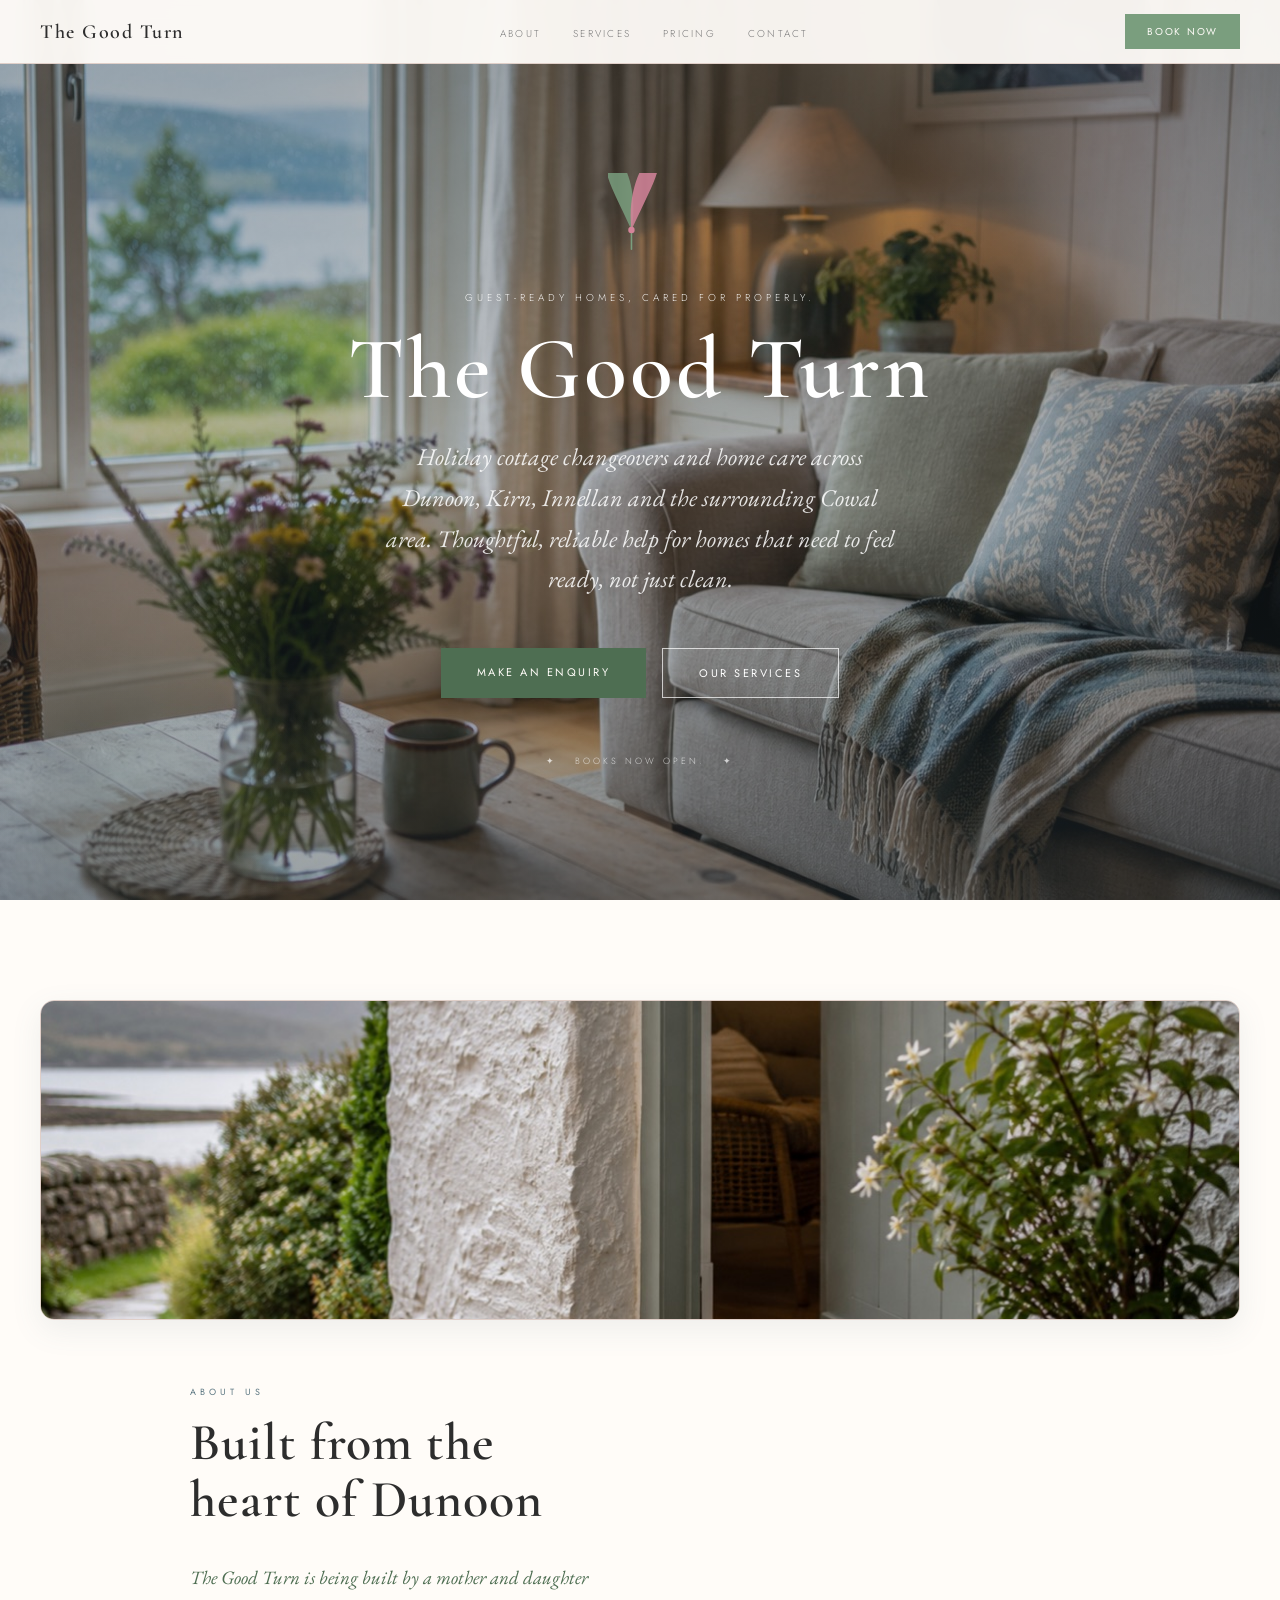
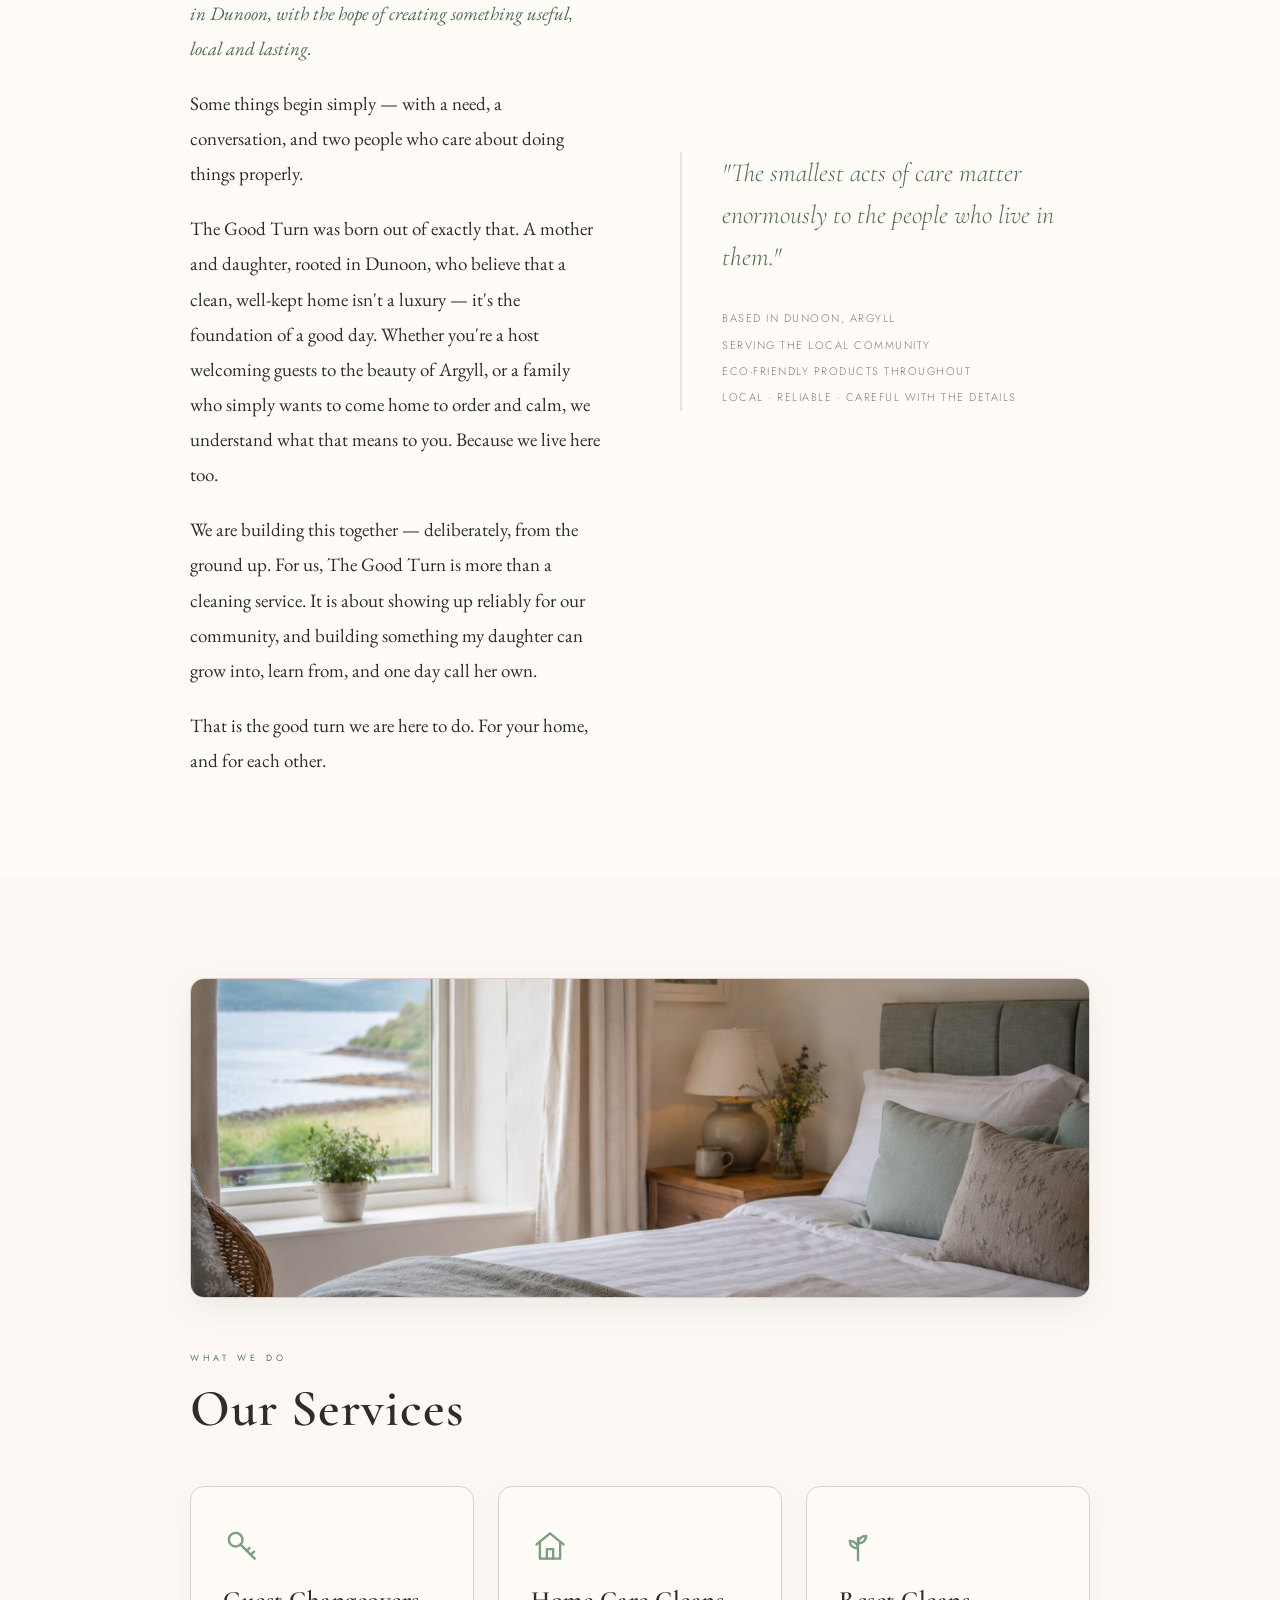
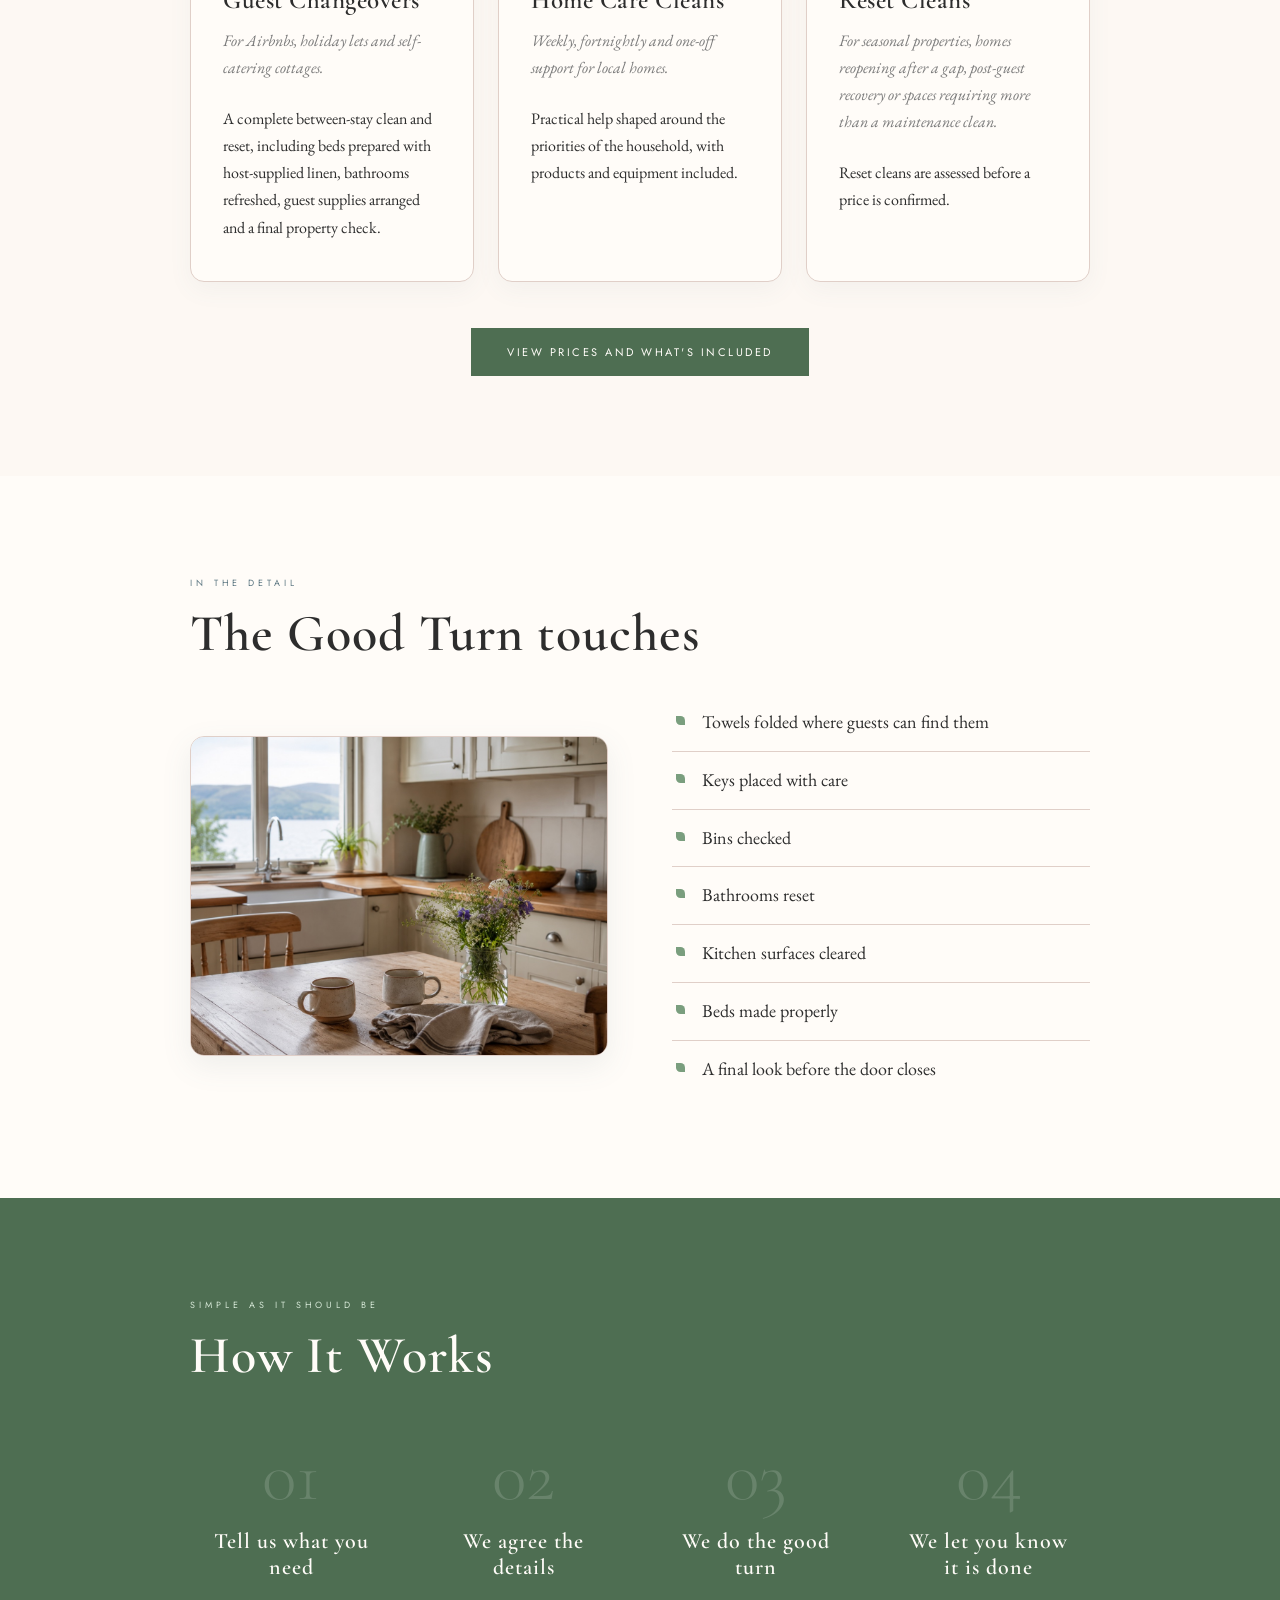
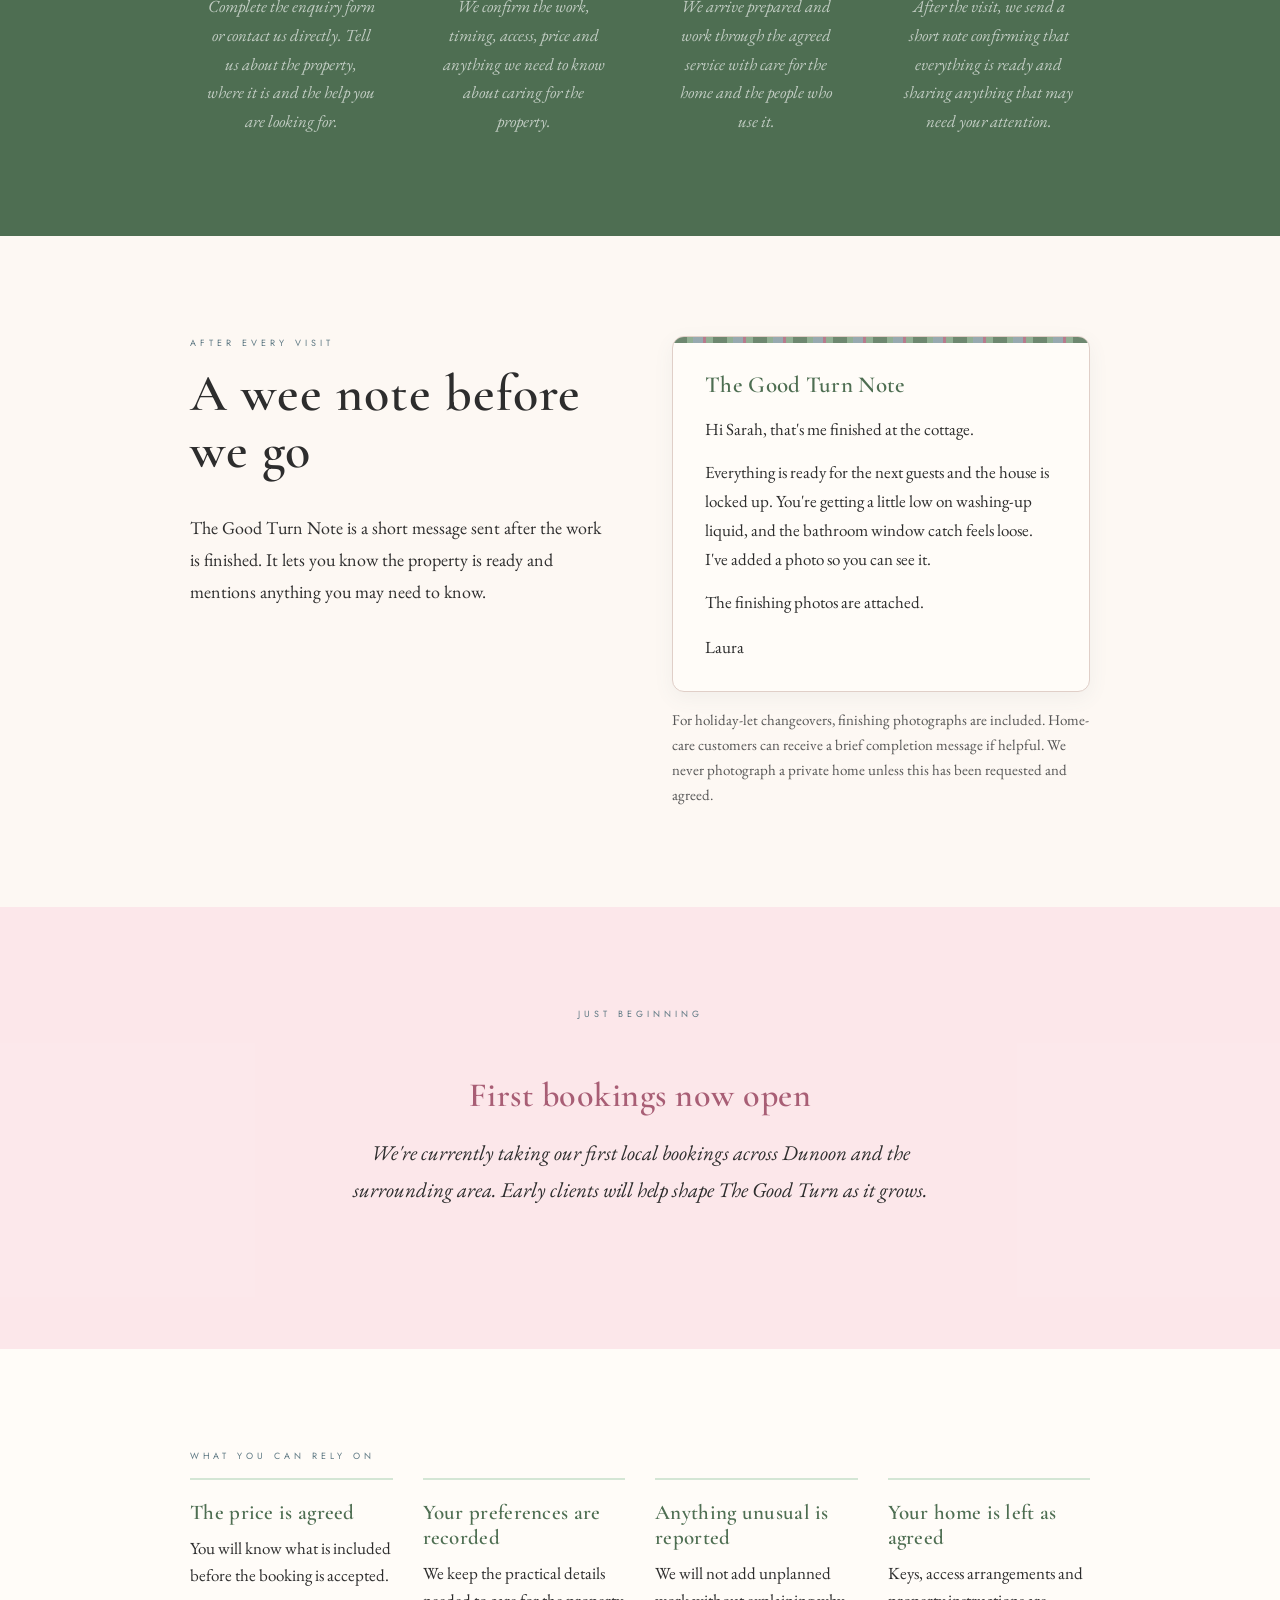
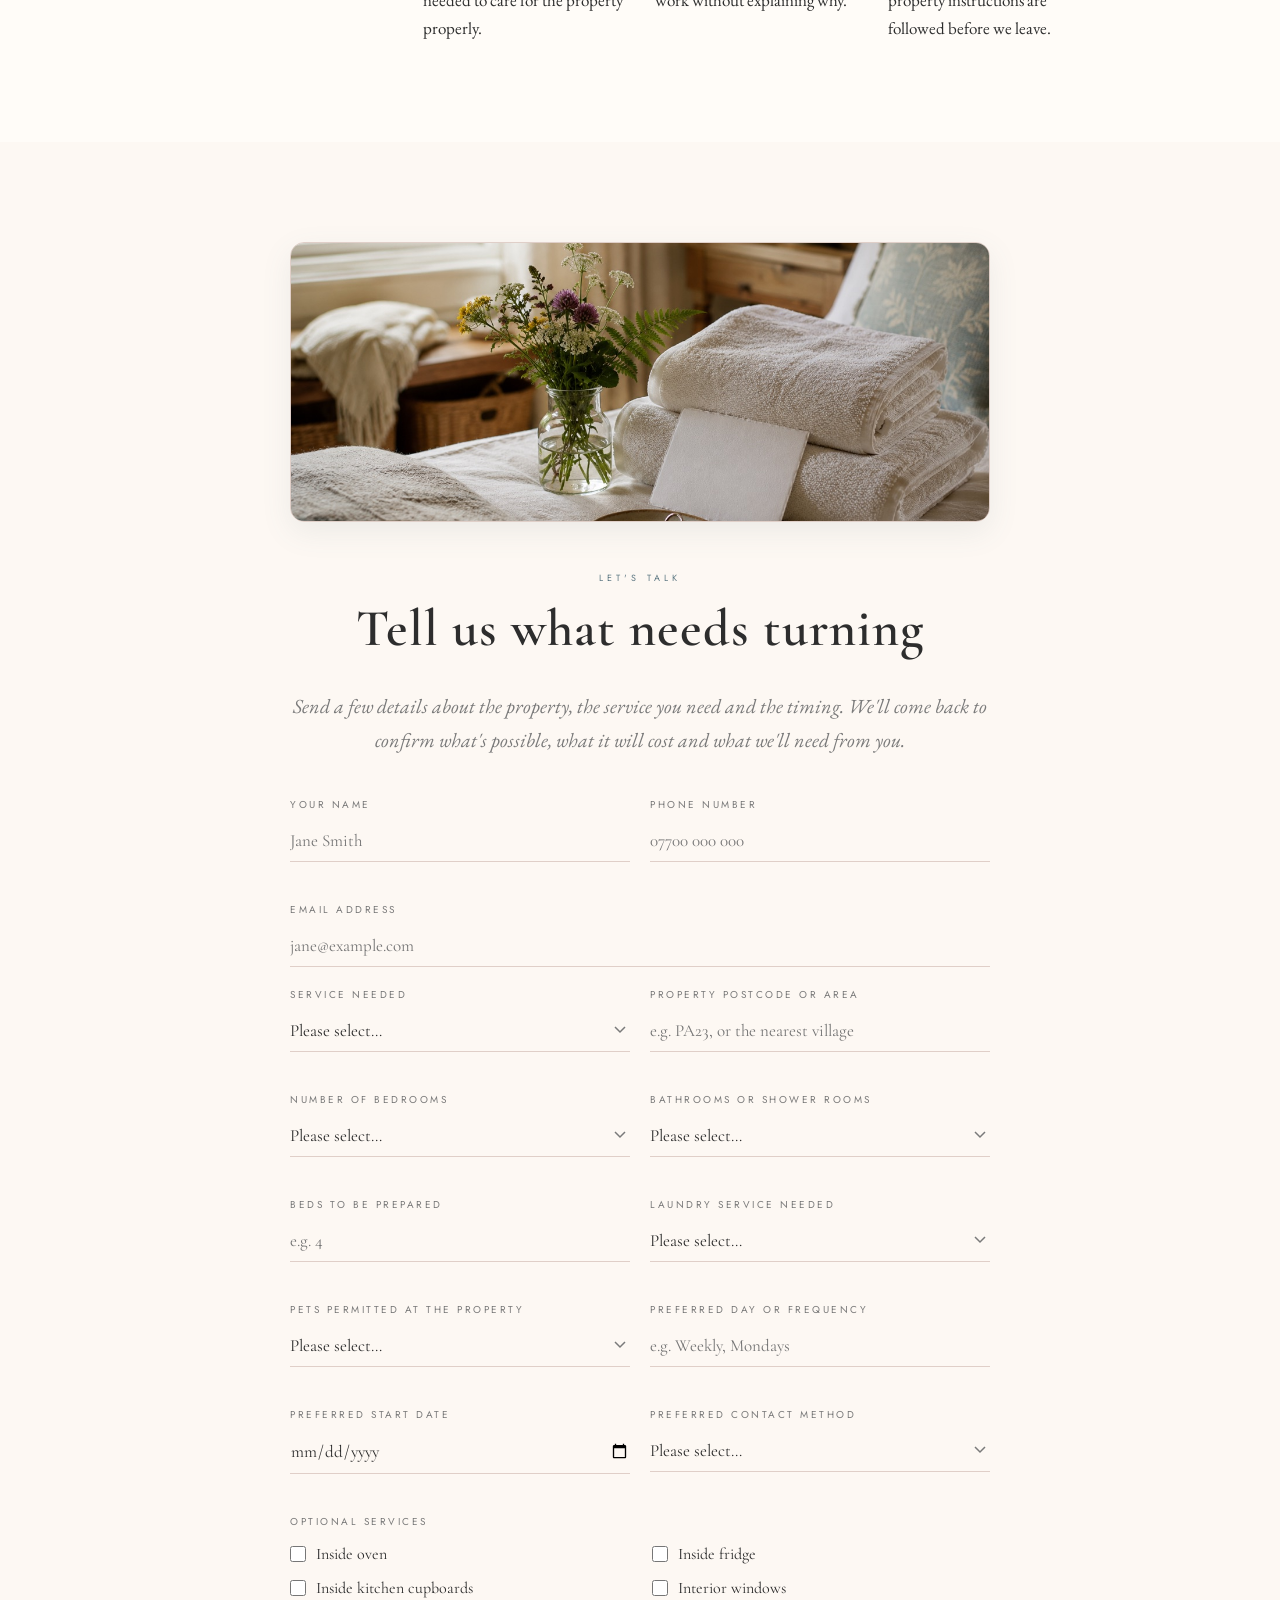
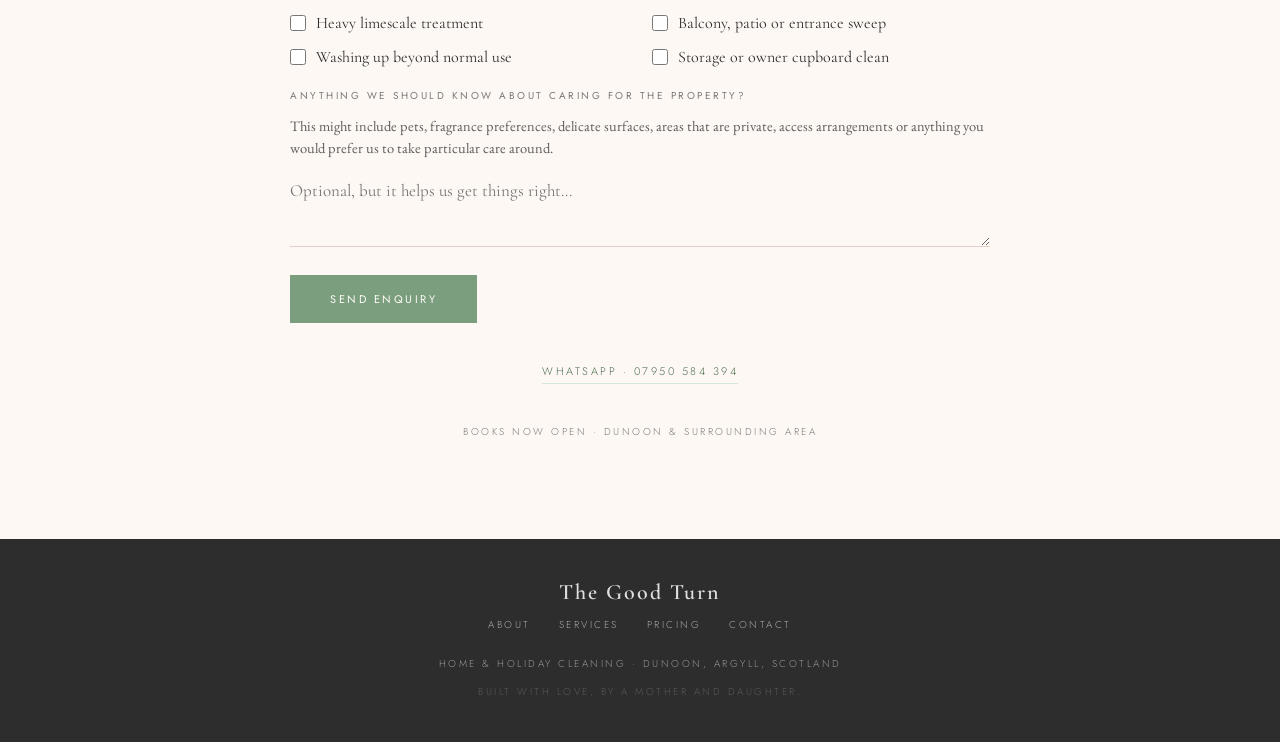
<file: index.html>
<!DOCTYPE html>
<html lang="en">
<head>
<meta charset="UTF-8">
<meta name="viewport" content="width=device-width, initial-scale=1.0">
<title>The Good Turn — Home & Holiday Cleaning, Dunoon</title>
<link href="https://fonts.googleapis.com/css2?family=Cormorant+Garamond:ital,wght@0,300;0,400;0,600;1,300;1,400;1,600&family=EB+Garamond:ital,wght@0,400;0,500;1,400&family=Jost:wght@200;300;400;500&display=swap" rel="stylesheet">
<link rel="stylesheet" href="styles.css">
</head>
<body>

<nav>
  <a href="#home" class="nav-brand">The Good Turn</a>
  <ul class="nav-links">
    <li><a href="#about">About</a></li>
    <li><a href="#services">Services</a></li>
    <li><a href="pricing.html">Pricing</a></li>
    <li><a href="#contact">Contact</a></li>
  </ul>
  <a href="#contact" class="nav-cta">Book Now</a>
</nav>

<!-- HERO -->
<section class="hero" id="home">
  <!-- Light, slate-tinted overlay keeps the white text legible without going moody. -->
  <div class="hero-overlay" style="position:absolute;inset:0;background:linear-gradient(to bottom, rgba(40,54,60,0.42) 0%, rgba(40,54,60,0.24) 55%, rgba(40,54,60,0.48) 100%);z-index:0;"></div>
  <div class="hero-leaf" style="position:relative;z-index:1;">
    <svg width="64" height="80" viewBox="0 0 60 72" xmlns="http://www.w3.org/2000/svg">
      <path d="M22,52 C2,8 -12,-12 8,-18 C18,-8 28,18 22,52 Z" fill="#7a9e7e" opacity="0.85"/>
      <path d="M22,52 C42,8 56,-12 40,-18 C30,-8 18,18 22,52 Z" fill="#d4849a" opacity="0.85"/>
      <line x1="22" y1="52" x2="22" y2="70" stroke="#7a9e7e" stroke-width="1.5" stroke-linecap="round"/>
      <circle cx="22" cy="52" r="3" fill="#d4849a"/>
    </svg>
  </div>
  <p class="hero-tagline" style="position:relative;z-index:1;">Guest-ready homes, cared for properly.</p>
  <h1 class="hero-title" style="position:relative;z-index:1;">The Good Turn</h1>
  <p class="hero-sub" style="position:relative;z-index:1;">Holiday cottage changeovers and home care across Dunoon, Kirn, Innellan and the surrounding Cowal area. Thoughtful, reliable help for homes that need to feel ready, not just clean.</p>
  <div class="hero-actions" style="position:relative;z-index:1;">
    <a href="#contact" class="btn-primary">Make an Enquiry</a>
    <a href="#services" class="btn-secondary">Our Services</a>
  </div>
  <p class="hero-location" style="position:relative;z-index:1;">✦ &nbsp; Books now open. &nbsp; ✦</p>
</section>

<!-- ABOUT -->
<section id="about">
  <img src="images/about-cottage-door.jpg" class="section-image" alt="Whitewashed cottage doorway with a sea view near Dunoon" />
  <div class="section-inner" style="padding-top:60px;">
    <div class="about-grid">
      <div class="about-text">
        <span class="section-label">About Us</span>
        <h2 class="section-title">Built from the heart of Dunoon</h2>
        <p class="about-lead">The Good Turn is being built by a mother and daughter in Dunoon, with the hope of creating something useful, local and lasting.</p>
        <p>Some things begin simply — with a need, a conversation, and two people who care about doing things properly.</p>
        <p>The Good Turn was born out of exactly that. A mother and daughter, rooted in Dunoon, who believe that a clean, well-kept home isn't a luxury — it's the foundation of a good day. Whether you're a host welcoming guests to the beauty of Argyll, or a family who simply wants to come home to order and calm, we understand what that means to you. Because we live here too.</p>
        <p>We are building this together — deliberately, from the ground up. For us, The Good Turn is more than a cleaning service. It is about showing up reliably for our community, and building something my daughter can grow into, learn from, and one day call her own.</p>
        <p>That is the good turn we are here to do. For your home, and for each other.</p>
      </div>
      <div class="about-aside">
        <blockquote>"The smallest acts of care matter enormously to the people who live in them."</blockquote>
        <p class="about-detail">
          Based in Dunoon, Argyll<br>
          Serving the local community<br>
          Eco-friendly products throughout<br>
          Local · Reliable · Careful with the details
        </p>
      </div>
    </div>
  </div>
</section>

<!-- SERVICES -->
<section id="services">
  <div class="section-inner">
    <img src="images/services-bedroom.jpg" class="section-image" alt="A made-up guest bedroom with folded towels and a sea view" />
    <span class="section-label">What We Do</span>
    <h2 class="section-title">Our Services</h2>
    <div class="services-grid">
      <div class="service-card">
        <svg class="service-card-icon" viewBox="0 0 24 24" fill="none" stroke="currentColor" stroke-width="1.5" stroke-linecap="round" stroke-linejoin="round" xmlns="http://www.w3.org/2000/svg" aria-hidden="true">
          <circle cx="8" cy="8" r="4.3"/>
          <line x1="11" y1="11" x2="20" y2="20"/>
          <line x1="17.6" y1="17.6" x2="19.6" y2="15.6"/>
          <line x1="15" y1="15" x2="16.7" y2="13.3"/>
        </svg>
        <h3>Guest Changeovers</h3>
        <p>For Airbnbs, holiday lets and self-catering cottages.</p>
        <p class="service-card-desc">A complete between-stay clean and reset, including beds prepared with host-supplied linen, bathrooms refreshed, guest supplies arranged and a final property check.</p>
      </div>
      <div class="service-card">
        <svg class="service-card-icon" viewBox="0 0 24 24" fill="none" stroke="currentColor" stroke-width="1.5" stroke-linecap="round" stroke-linejoin="round" xmlns="http://www.w3.org/2000/svg" aria-hidden="true">
          <path d="M3.5 11 L12 4 L20.5 11"/>
          <path d="M5.6 9.4 V20 H18.4 V9.4"/>
          <path d="M10 20 V14 H14 V20"/>
        </svg>
        <h3>Home Care Cleans</h3>
        <p>Weekly, fortnightly and one-off support for local homes.</p>
        <p class="service-card-desc">Practical help shaped around the priorities of the household, with products and equipment included.</p>
      </div>
      <div class="service-card">
        <svg class="service-card-icon" viewBox="0 0 24 24" fill="none" stroke="currentColor" stroke-width="1.5" stroke-linecap="round" stroke-linejoin="round" xmlns="http://www.w3.org/2000/svg" aria-hidden="true">
          <path d="M12 21 V7"/>
          <path d="M12 13.6 C9 13.6 6.8 11.6 6.8 8.8 C9.8 8.8 12 10.8 12 13.6 Z"/>
          <path d="M12 10.4 C15 10.4 17.2 8.4 17.2 5.6 C14.2 5.6 12 7.6 12 10.4 Z"/>
        </svg>
        <h3>Reset Cleans</h3>
        <p>For seasonal properties, homes reopening after a gap, post-guest recovery or spaces requiring more than a maintenance clean.</p>
        <p class="service-card-desc">Reset cleans are assessed before a price is confirmed.</p>
      </div>
    </div>
    <div class="services-cta">
      <a href="pricing.html" class="btn-primary">View prices and what's included</a>
    </div>
  </div>
</section>

<!-- THE GOOD TURN TOUCHES -->
<section id="touches">
  <div class="section-inner">
    <span class="section-label">In the detail</span>
    <h2 class="section-title">The Good Turn touches</h2>
    <div class="touches-grid">
      <img src="images/touches-kitchen.jpg" class="section-image" alt="A cottage kitchen with two mugs, wildflowers and a sea view" />
      <ul class="touches-list">
        <li>Towels folded where guests can find them</li>
        <li>Keys placed with care</li>
        <li>Bins checked</li>
        <li>Bathrooms reset</li>
        <li>Kitchen surfaces cleared</li>
        <li>Beds made properly</li>
        <li>A final look before the door closes</li>
      </ul>
    </div>
  </div>
</section>

<!-- HOW IT WORKS -->
<section id="how">
  <div class="section-inner">
    <span class="section-label">Simple as it should be</span>
    <h2 class="section-title">How It Works</h2>
    <div class="steps">
      <div class="step">
        <span class="step-number">01</span>
        <h3>Tell us what you need</h3>
        <p>Complete the enquiry form or contact us directly. Tell us about the property, where it is and the help you are looking for.</p>
      </div>
      <div class="step">
        <span class="step-number">02</span>
        <h3>We agree the details</h3>
        <p>We confirm the work, timing, access, price and anything we need to know about caring for the property.</p>
      </div>
      <div class="step">
        <span class="step-number">03</span>
        <h3>We do the good turn</h3>
        <p>We arrive prepared and work through the agreed service with care for the home and the people who use it.</p>
      </div>
      <div class="step">
        <span class="step-number">04</span>
        <h3>We let you know it is done</h3>
        <p>After the visit, we send a short note confirming that everything is ready and sharing anything that may need your attention.</p>
      </div>
    </div>
  </div>
</section>

<!-- THE GOOD TURN NOTE -->
<section id="good-turn-note">
  <div class="section-inner">
    <div class="two-col note-feature">
      <div>
        <span class="section-label">After every visit</span>
        <h2 class="section-title">A wee note before we go</h2>
        <div class="prose">
          <p>The Good Turn Note is a short message sent after the work is finished. It lets you know the property is ready and mentions anything you may need to know.</p>
        </div>
      </div>
      <div>
        <div class="paper-note">
          <div class="paper-note-ribbon"></div>
          <div class="paper-note-body">
            <h3>The Good Turn Note</h3>
            <p>Hi Sarah, that's me finished at the cottage.</p>
            <p>Everything is ready for the next guests and the house is locked up. You're getting a little low on washing-up liquid, and the bathroom window catch feels loose. I've added a photo so you can see it.</p>
            <p>The finishing photos are attached.</p>
            <p class="sign">Laura</p>
          </div>
        </div>
        <p class="fine-print">For holiday-let changeovers, finishing photographs are included. Home-care customers can receive a brief completion message if helpful. We never photograph a private home unless this has been requested and agreed.</p>
      </div>
    </div>
  </div>
</section>


<!-- TESTIMONIALS -->
<section id="testimonials">
  <div class="section-inner">
    <span class="section-label">Just Beginning</span>
    <div class="testimonial-placeholder">
      <h2 class="testimonial-heading">First bookings now open</h2>
      <p class="testimonial-body">We're currently taking our first local bookings across Dunoon and the surrounding area. Early clients will help shape The Good Turn as it grows.</p>
    </div>
  </div>
</section>

<!-- TRUST STRIP -->
<section id="trust">
  <div class="section-inner">
    <span class="section-label">What you can rely on</span>
    <div class="trust-strip">
      <div class="trust-item">
        <h3>The price is agreed</h3>
        <p>You will know what is included before the booking is accepted.</p>
      </div>
      <div class="trust-item">
        <h3>Your preferences are recorded</h3>
        <p>We keep the practical details needed to care for the property properly.</p>
      </div>
      <div class="trust-item">
        <h3>Anything unusual is reported</h3>
        <p>We will not add unplanned work without explaining why.</p>
      </div>
      <div class="trust-item">
        <h3>Your home is left as agreed</h3>
        <p>Keys, access arrangements and property instructions are followed before we leave.</p>
      </div>
    </div>
  </div>
</section>

<!-- CONTACT -->
<section id="contact">
  <div class="section-inner">
    <img src="images/contact-towels-keys.jpg" class="section-image" alt="Folded fresh towels, keys and wildflowers laid out on a bed" />
    <span class="section-label">Let's Talk</span>
    <h2 class="section-title">Tell us what needs turning</h2>
    <p class="contact-sub">Send a few details about the property, the service you need and the timing. We'll come back to confirm what's possible, what it will cost and what we'll need from you.</p>
    <!-- Enquiry form posts to The Good Turn's confirmed Formspree endpoint. -->
    <form class="enquiry-form" action="https://formspree.io/f/mwvrwood" method="POST">
      <!-- Sets the subject line on the Formspree notification email. -->
      <input type="hidden" name="_subject" value="New enquiry — The Good Turn website">
      <div class="form-row">
        <div class="form-group">
          <label for="name">Your name</label>
          <input type="text" id="name" name="name" required placeholder="Jane Smith">
        </div>
        <div class="form-group">
          <label for="phone">Phone number</label>
          <input type="tel" id="phone" name="phone" placeholder="07700 000 000">
        </div>
      </div>
      <div class="form-group">
        <label for="email">Email address</label>
        <input type="email" id="email" name="email" required placeholder="jane@example.com">
      </div>
      <div class="form-row">
        <div class="form-group">
          <label for="service">Service needed</label>
          <select id="service" name="service" required>
            <option value="" disabled selected>Please select…</option>
            <option value="Guest Changeovers">Guest Changeovers</option>
            <option value="Home Care Cleans">Home Care Cleans</option>
            <option value="Reset Cleans">Reset Cleans</option>
            <option value="Not sure yet">Not sure yet</option>
          </select>
        </div>
        <div class="form-group">
          <label for="location">Property postcode or area</label>
          <input type="text" id="location" name="location" required placeholder="e.g. PA23, or the nearest village">
        </div>
      </div>
      <div class="form-row">
        <div class="form-group">
          <label for="bedrooms">Number of bedrooms</label>
          <select id="bedrooms" name="bedrooms">
            <option value="" disabled selected>Please select…</option>
            <option value="Studio or one bedroom">Studio or one bedroom</option>
            <option value="Two bedrooms">Two bedrooms</option>
            <option value="Three bedrooms">Three bedrooms</option>
            <option value="Four bedrooms">Four bedrooms</option>
            <option value="Five or more">Five or more</option>
          </select>
        </div>
        <div class="form-group">
          <label for="bathrooms">Bathrooms or shower rooms</label>
          <select id="bathrooms" name="bathrooms">
            <option value="" disabled selected>Please select…</option>
            <option value="One">One</option>
            <option value="Two">Two</option>
            <option value="Three">Three</option>
            <option value="Four or more">Four or more</option>
          </select>
        </div>
      </div>
      <div class="form-row">
        <div class="form-group">
          <label for="beds">Beds to be prepared</label>
          <input type="number" id="beds" name="beds" min="0" inputmode="numeric" placeholder="e.g. 4">
        </div>
        <div class="form-group">
          <label for="laundry">Laundry service needed</label>
          <select id="laundry" name="laundry">
            <option value="" disabled selected>Please select…</option>
            <option value="Yes">Yes</option>
            <option value="No">No</option>
            <option value="Unsure">Unsure</option>
          </select>
        </div>
      </div>
      <div class="form-row">
        <div class="form-group">
          <label for="pets">Pets permitted at the property</label>
          <select id="pets" name="pets">
            <option value="" disabled selected>Please select…</option>
            <option value="Yes">Yes</option>
            <option value="No">No</option>
          </select>
        </div>
        <div class="form-group">
          <label for="frequency">Preferred day or frequency</label>
          <input type="text" id="frequency" name="frequency" placeholder="e.g. Weekly, Mondays">
        </div>
      </div>
      <div class="form-row">
        <div class="form-group">
          <label for="start_date">Preferred start date</label>
          <input type="date" id="start_date" name="start_date">
        </div>
        <div class="form-group">
          <label for="preferred_contact">Preferred contact method</label>
          <select id="preferred_contact" name="preferred_contact">
            <option value="" disabled selected>Please select…</option>
            <option value="WhatsApp">WhatsApp</option>
            <option value="Text message">Text message</option>
            <option value="Email">Email</option>
            <option value="Phone call">Phone call</option>
          </select>
        </div>
      </div>
      <div class="form-group">
        <fieldset>
          <legend>Optional services</legend>
          <div class="checkbox-group">
            <label><input type="checkbox" name="optional_services" value="Inside oven"> Inside oven</label>
            <label><input type="checkbox" name="optional_services" value="Inside fridge"> Inside fridge</label>
            <label><input type="checkbox" name="optional_services" value="Inside kitchen cupboards"> Inside kitchen cupboards</label>
            <label><input type="checkbox" name="optional_services" value="Interior windows"> Interior windows</label>
            <label><input type="checkbox" name="optional_services" value="Heavy limescale treatment"> Heavy limescale treatment</label>
            <label><input type="checkbox" name="optional_services" value="Balcony, patio or entrance sweep"> Balcony, patio or entrance sweep</label>
            <label><input type="checkbox" name="optional_services" value="Washing up beyond normal use"> Washing up beyond normal use</label>
            <label><input type="checkbox" name="optional_services" value="Storage or owner cupboard clean"> Storage or owner cupboard clean</label>
          </div>
        </fieldset>
      </div>
      <div class="form-group">
        <label for="message">Anything we should know about caring for the property?</label>
        <p class="field-help" id="message-help">This might include pets, fragrance preferences, delicate surfaces, areas that are private, access arrangements or anything you would prefer us to take particular care around.</p>
        <textarea id="message" name="message" aria-describedby="message-help" placeholder="Optional, but it helps us get things right…"></textarea>
      </div>
      <button type="submit" class="form-submit">Send enquiry</button>
    </form>
    <p class="form-success" id="form-success">Thank you. We've received your enquiry and will come back to confirm what's possible, what it will cost and anything we'll need from you. You're welcome to reach us on WhatsApp in the meantime.</p>
    <script>
      const form = document.querySelector('.enquiry-form');
      form.addEventListener('submit', async function(e) {
        e.preventDefault();
        const submitBtn = form.querySelector('.form-submit');
        submitBtn.textContent = 'Sending…';
        submitBtn.disabled = true;
        const data = new FormData(form);
        try {
          const res = await fetch(form.action, { method: 'POST', body: data, headers: { 'Accept': 'application/json' } });
          if (res.ok) {
            form.style.display = 'none';
            document.getElementById('form-success').style.display = 'block';
          } else {
            submitBtn.textContent = 'Send Enquiry';
            submitBtn.disabled = false;
            alert('Something went wrong. Please try again or contact us on WhatsApp.');
          }
        } catch(err) {
          submitBtn.textContent = 'Send Enquiry';
          submitBtn.disabled = false;
          alert('Something went wrong. Please try again or contact us on WhatsApp.');
        }
      });
    </script>
    <div class="contact-options">
      <a href="https://wa.me/447950584394" class="contact-link" target="_blank">WhatsApp · 07950 584 394</a>
    </div>
    <p class="contact-note">Books now open · Dunoon &amp; surrounding area</p>
  </div>
</section>

<!-- FOOTER -->
<footer>
  <span class="footer-brand">The Good Turn</span>
  <nav class="footer-links" aria-label="Footer">
    <a href="#about">About</a>
    <a href="#services">Services</a>
    <a href="pricing.html">Pricing</a>
    <a href="#contact">Contact</a>
  </nav>
  <p>Home &amp; Holiday Cleaning · Dunoon, Argyll, Scotland</p>
  <p style="margin-top:8px;opacity:0.4;">Built with love, by a mother and daughter.</p>
</footer>

</body>
</html>
</file>
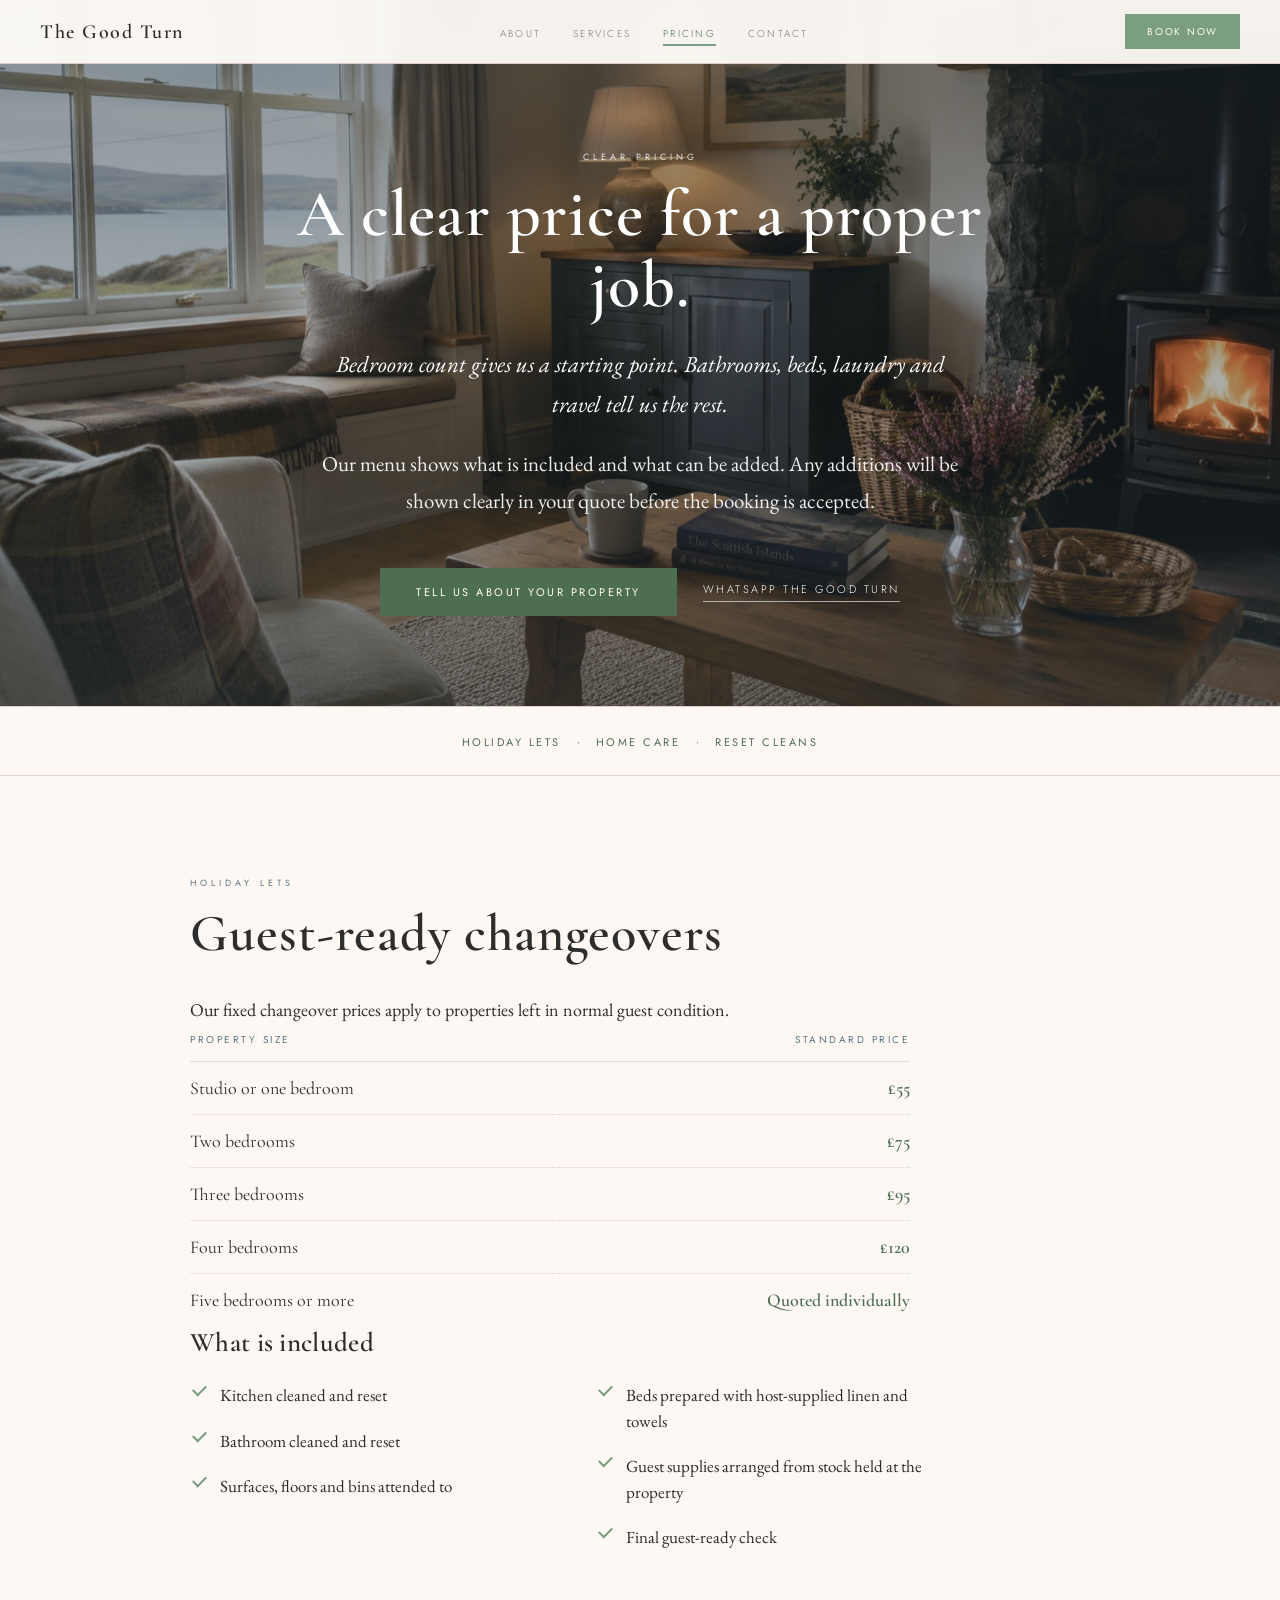
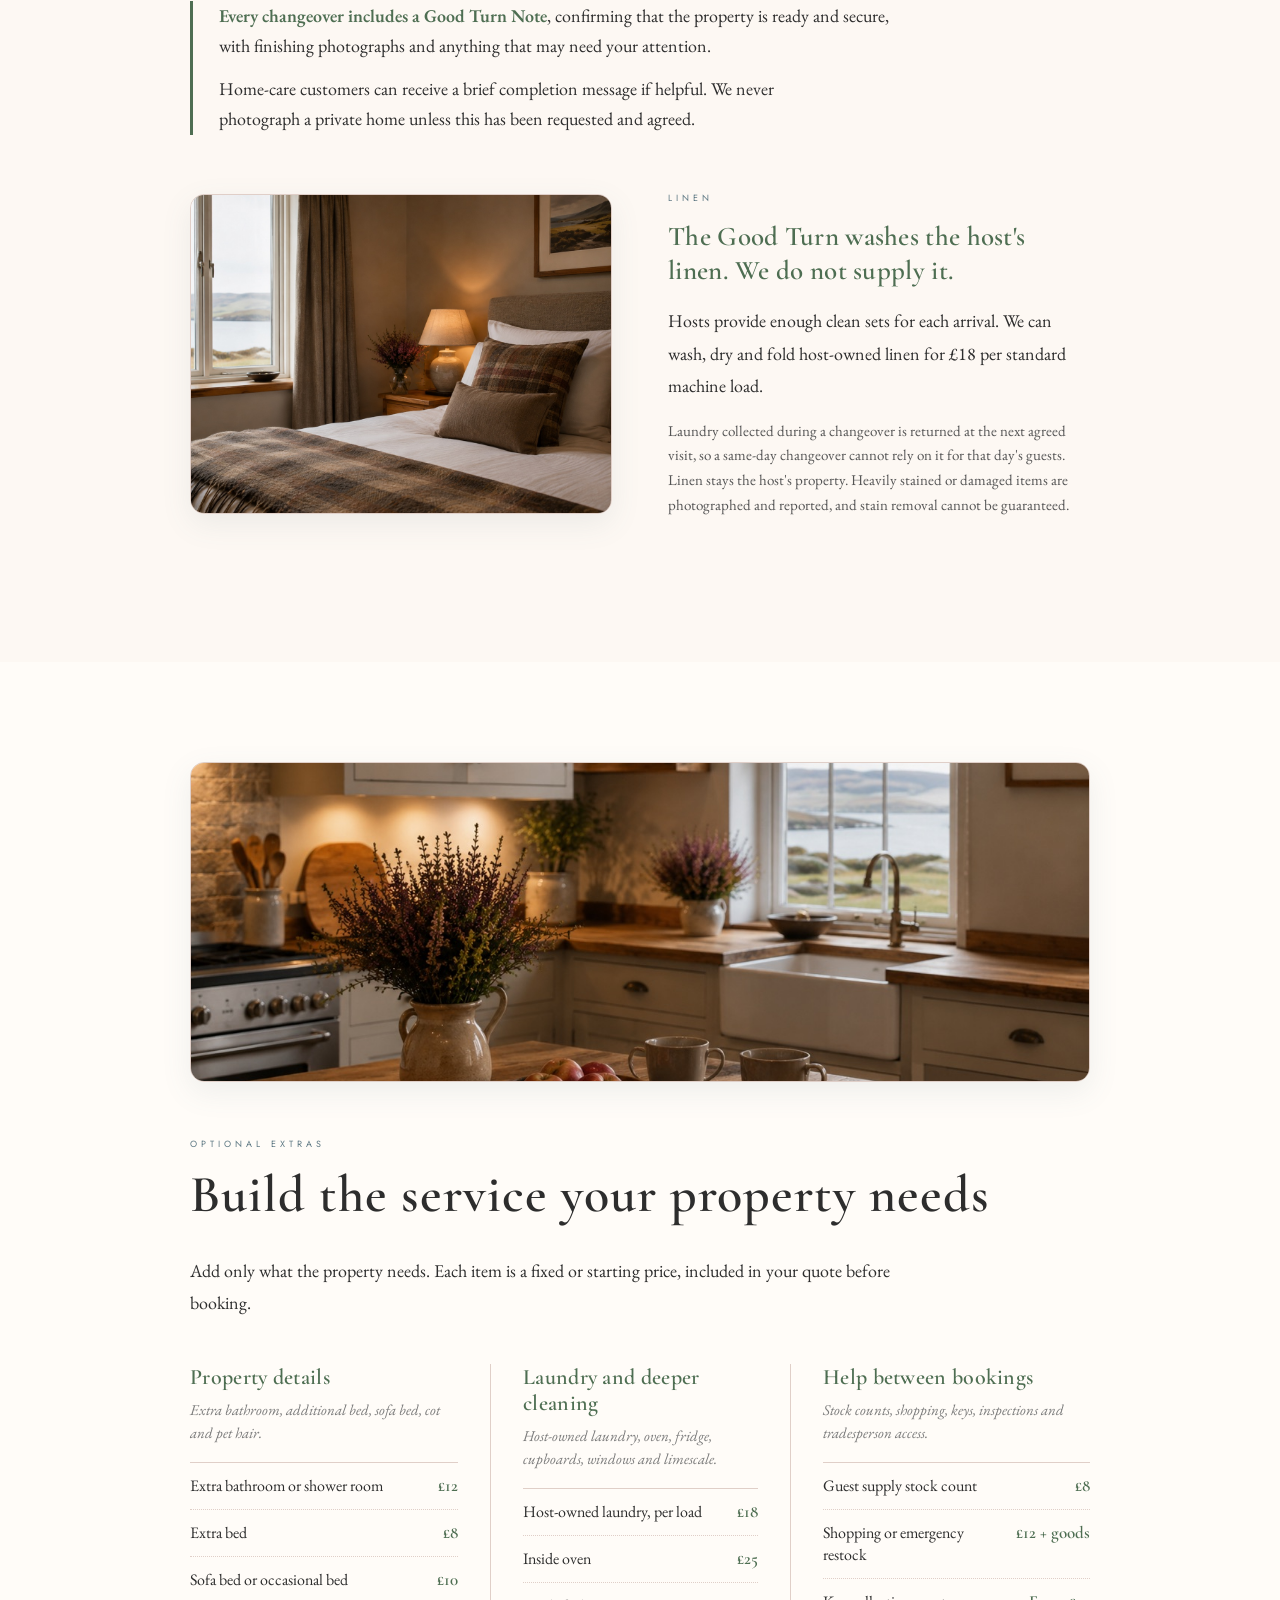
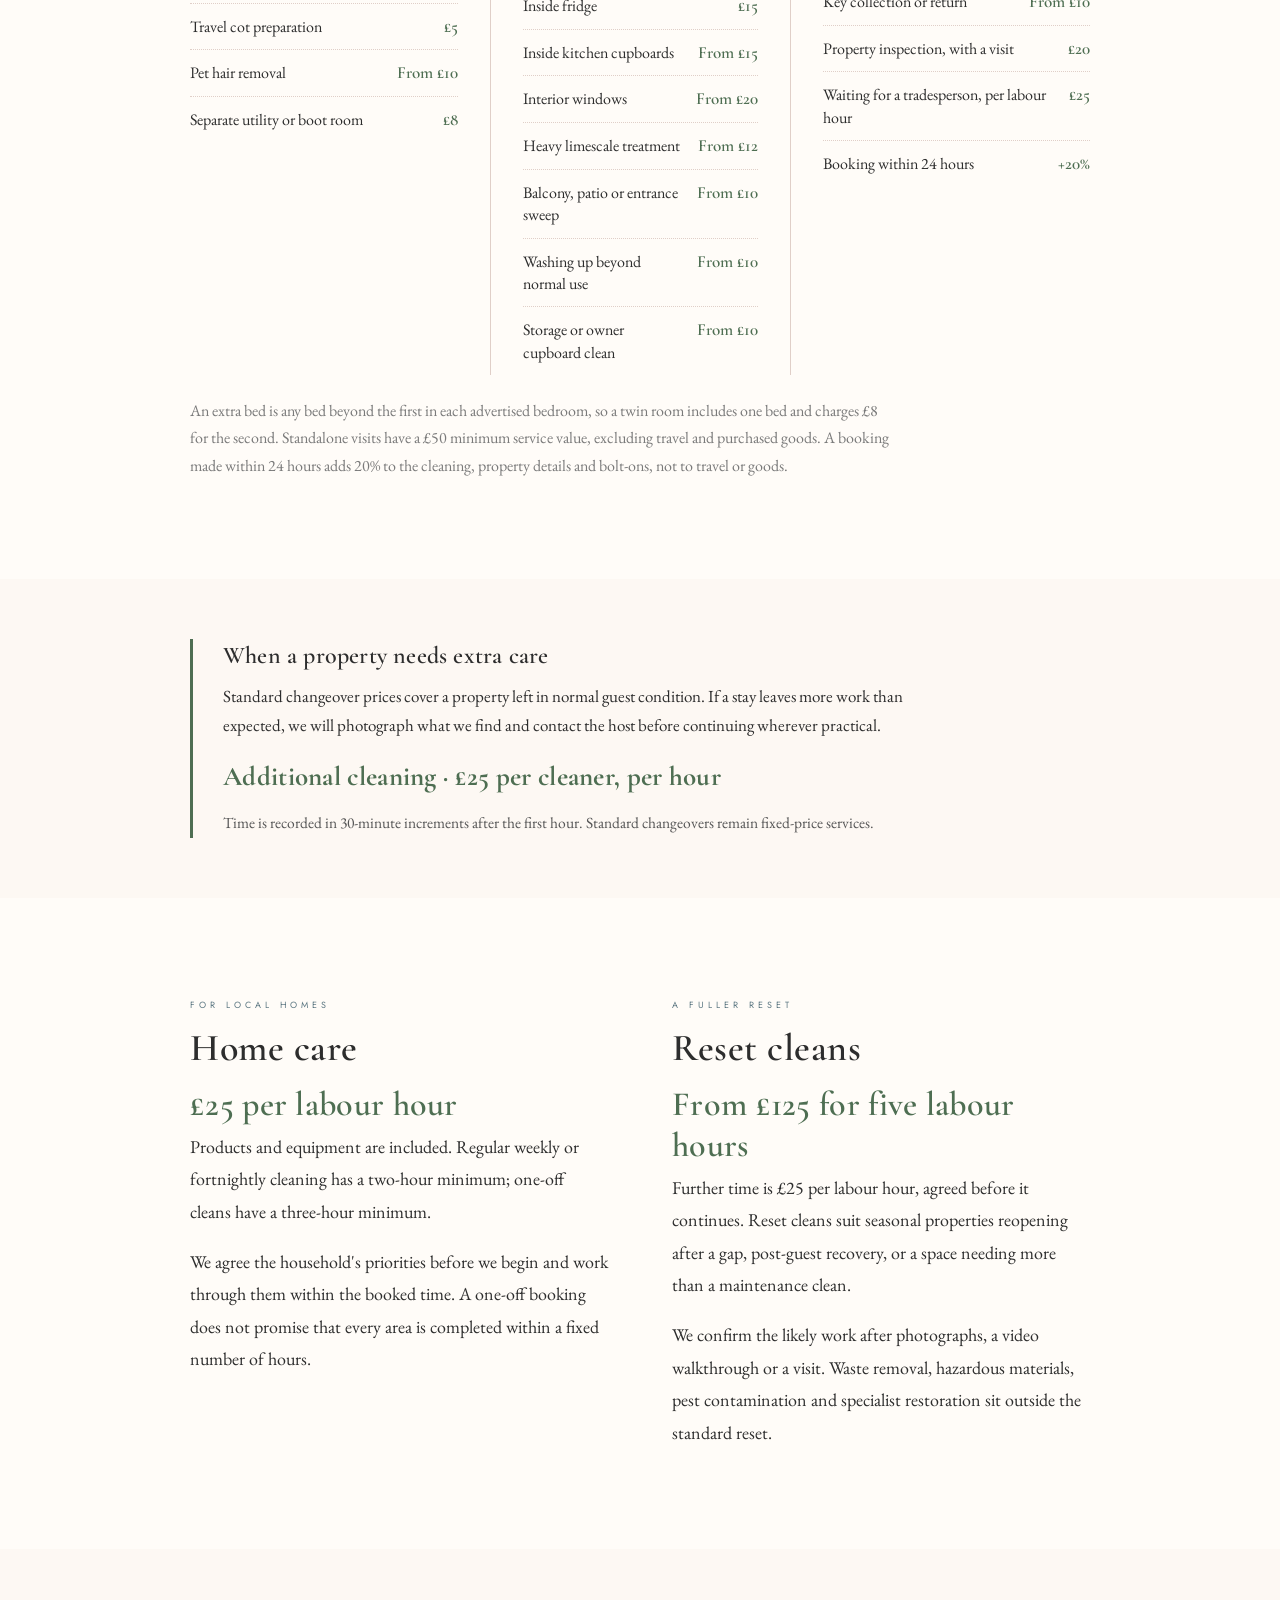
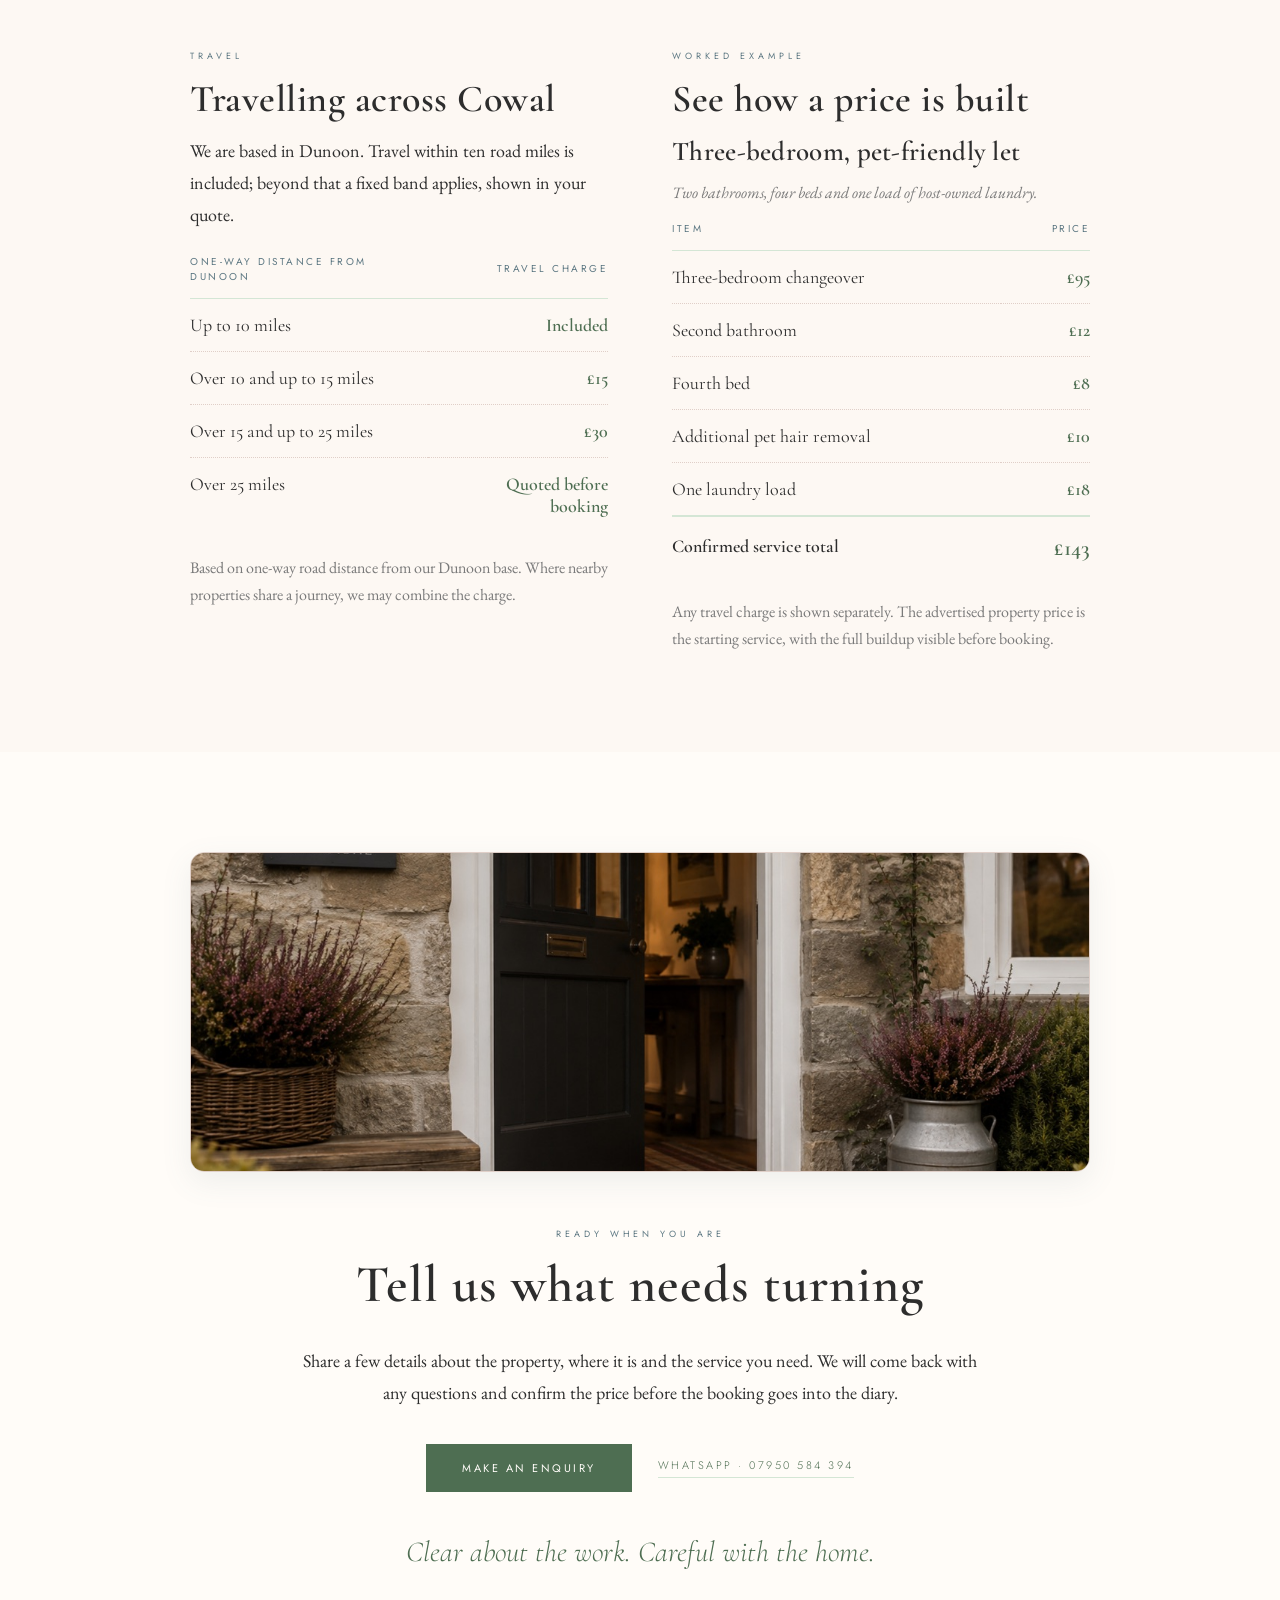
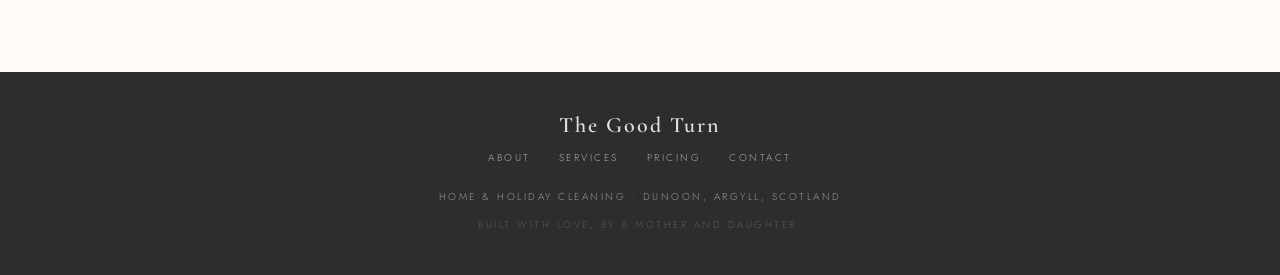
<file: pricing.html>
<!DOCTYPE html>
<html lang="en">
<head>
<meta charset="UTF-8">
<meta name="viewport" content="width=device-width, initial-scale=1.0">
<title>Cleaning Prices | The Good Turn, Dunoon</title>
<meta name="description" content="Clear prices for holiday-let changeovers, home cleaning, reset cleans and optional property care services across Dunoon and Cowal.">
<link href="https://fonts.googleapis.com/css2?family=Cormorant+Garamond:ital,wght@0,300;0,400;0,600;1,300;1,400;1,600&family=EB+Garamond:ital,wght@0,400;0,500;1,400&family=Jost:wght@200;300;400;500&display=swap" rel="stylesheet">
<link rel="stylesheet" href="styles.css">
</head>
<body>

<nav>
  <a href="/" class="nav-brand" aria-label="The Good Turn — home">The Good Turn</a>
  <ul class="nav-links">
    <li><a href="/#about">About</a></li>
    <li><a href="/#services">Services</a></li>
    <li><a href="pricing.html" class="active" aria-current="page">Pricing</a></li>
    <li><a href="/#contact">Contact</a></li>
  </ul>
  <a href="/#contact" class="nav-cta">Book Now</a>
</nav>

<!-- HERO -->
<section class="page-hero">
  <div class="page-hero-overlay"></div>
  <span class="section-label">Clear pricing</span>
  <h1>A clear price for a proper job.</h1>
  <p class="page-hero-sub lead">Bedroom count gives us a starting point. Bathrooms, beds, laundry and travel tell us the rest.</p>
  <p class="page-hero-sub">Our menu shows what is included and what can be added. Any additions will be shown clearly in your quote before the booking is accepted.</p>
  <div class="cta-row center">
    <a href="/#contact" class="btn-primary">Tell us about your property</a>
    <a href="https://wa.me/447950584394" class="hero-textlink" target="_blank" rel="noopener">WhatsApp The Good Turn</a>
  </div>
</section>

<!-- SERVICE JUMP LINKS -->
<div class="jump-band">
  <nav class="service-jump" aria-label="Jump to a service">
    <a href="#changeovers">Holiday lets</a><span class="sep">·</span><a href="#home-care">Home care</a><span class="sep">·</span><a href="#reset-cleans">Reset cleans</a>
  </nav>
</div>

<!-- GUEST CHANGEOVERS -->
<section class="bg-cream" id="changeovers">
  <div class="section-inner">
    <span class="section-label">Holiday lets</span>
    <h2 class="section-title">Guest-ready changeovers</h2>
    <div class="prose"><p>Our fixed changeover prices apply to properties left in normal guest condition.</p></div>
    <div class="table-wrap">
      <table class="price-table">
        <thead>
          <tr><th scope="col">Property size</th><th scope="col">Standard price</th></tr>
        </thead>
        <tbody>
          <tr><td data-label="Property size">Studio or one bedroom</td><td data-label="Standard price">£55</td></tr>
          <tr><td data-label="Property size">Two bedrooms</td><td data-label="Standard price">£75</td></tr>
          <tr><td data-label="Property size">Three bedrooms</td><td data-label="Standard price">£95</td></tr>
          <tr><td data-label="Property size">Four bedrooms</td><td data-label="Standard price">£120</td></tr>
          <tr><td data-label="Property size">Five bedrooms or more</td><td data-label="Standard price">Quoted individually</td></tr>
        </tbody>
      </table>
    </div>

    <div class="subblock">
      <h3 class="block-title">What is included</h3>
      <ul class="checklist">
        <li>Kitchen cleaned and reset</li>
        <li>Bathroom cleaned and reset</li>
        <li>Surfaces, floors and bins attended to</li>
        <li>Beds prepared with host-supplied linen and towels</li>
        <li>Guest supplies arranged from stock held at the property</li>
        <li>Final guest-ready check</li>
      </ul>
    </div>

    <!-- Good Turn Note: a compact confirmation only (the full sample lives on the homepage) -->
    <div class="note-confirm">
      <p><strong>Every changeover includes a Good Turn Note</strong>, confirming that the property is ready and secure, with finishing photographs and anything that may need your attention.</p>
      <p class="fine-print">Home-care customers can receive a brief completion message if helpful. We never photograph a private home unless this has been requested and agreed.</p>
    </div>

    <!-- Linen: open image-and-copy split, no coloured box -->
    <div class="pricing-split" style="margin-top:56px;">
      <img src="images/pricing-bedroom.jpg" class="section-image" alt="A guest bedroom with Harris-tweed cushions, a lamp and a sea view" />
      <div>
        <span class="section-label">Linen</span>
        <p class="linen-statement">The Good Turn washes the host's linen. We do not supply it.</p>
        <div class="prose"><p>Hosts provide enough clean sets for each arrival. We can wash, dry and fold host-owned linen for £18 per standard machine load.</p></div>
        <p class="fine-print">Laundry collected during a changeover is returned at the next agreed visit, so a same-day changeover cannot rely on it for that day's guests. Linen stays the host's property. Heavily stained or damaged items are photographed and reported, and stain removal cannot be guaranteed.</p>
      </div>
    </div>
  </div>
</section>

<!-- BUILD THE SERVICE (bolt-ons) -->
<section class="bg-white">
  <div class="section-inner">
    <img src="images/pricing-kitchen.jpg" class="section-image lead-img" alt="A cottage kitchen with heather, mugs and a sea view near Dunoon" />
    <span class="section-label">Optional extras</span>
    <h2 class="section-title">Build the service your property needs</h2>
    <div class="prose"><p>Add only what the property needs. Each item is a fixed or starting price, included in your quote before booking.</p></div>
    <div class="bolt-columns">
      <div class="bolt-col">
        <h3>Property details</h3>
        <p class="bolt-desc">Extra bathroom, additional bed, sofa bed, cot and pet hair.</p>
        <ul class="price-rows">
          <li><span>Extra bathroom or shower room</span><span class="amt">£12</span></li>
          <li><span>Extra bed</span><span class="amt">£8</span></li>
          <li><span>Sofa bed or occasional bed</span><span class="amt">£10</span></li>
          <li><span>Travel cot preparation</span><span class="amt">£5</span></li>
          <li><span>Pet hair removal</span><span class="amt">From £10</span></li>
          <li><span>Separate utility or boot room</span><span class="amt">£8</span></li>
        </ul>
      </div>
      <div class="bolt-col">
        <h3>Laundry and deeper cleaning</h3>
        <p class="bolt-desc">Host-owned laundry, oven, fridge, cupboards, windows and limescale.</p>
        <ul class="price-rows">
          <li><span>Host-owned laundry, per load</span><span class="amt">£18</span></li>
          <li><span>Inside oven</span><span class="amt">£25</span></li>
          <li><span>Inside fridge</span><span class="amt">£15</span></li>
          <li><span>Inside kitchen cupboards</span><span class="amt">From £15</span></li>
          <li><span>Interior windows</span><span class="amt">From £20</span></li>
          <li><span>Heavy limescale treatment</span><span class="amt">From £12</span></li>
          <li><span>Balcony, patio or entrance sweep</span><span class="amt">From £10</span></li>
          <li><span>Washing up beyond normal use</span><span class="amt">From £10</span></li>
          <li><span>Storage or owner cupboard clean</span><span class="amt">From £10</span></li>
        </ul>
      </div>
      <div class="bolt-col">
        <h3>Help between bookings</h3>
        <p class="bolt-desc">Stock counts, shopping, keys, inspections and tradesperson access.</p>
        <ul class="price-rows">
          <li><span>Guest supply stock count</span><span class="amt">£8</span></li>
          <li><span>Shopping or emergency restock</span><span class="amt">£12 + goods</span></li>
          <li><span>Key collection or return</span><span class="amt">From £10</span></li>
          <li><span>Property inspection, with a visit</span><span class="amt">£20</span></li>
          <li><span>Waiting for a tradesperson, per labour hour</span><span class="amt">£25</span></li>
          <li><span>Booking within 24 hours</span><span class="amt">+20%</span></li>
        </ul>
      </div>
    </div>
    <p class="note">An extra bed is any bed beyond the first in each advertised bedroom, so a twin room includes one bed and charges £8 for the second. Standalone visits have a £50 minimum service value, excluding travel and purchased goods. A booking made within 24 hours adds 20% to the cleaning, property details and bolt-ons, not to travel or goods.</p>
  </div>
</section>

<!-- WHEN A PROPERTY NEEDS EXTRA CARE (compact transparency note) -->
<section class="bg-cream section-slim">
  <div class="section-inner">
    <div class="transparency-note">
      <h3>When a property needs extra care</h3>
      <p>Standard changeover prices cover a property left in normal guest condition. If a stay leaves more work than expected, we will photograph what we find and contact the host before continuing wherever practical.</p>
      <p class="rate-line">Additional cleaning · £25 per cleaner, per hour</p>
      <p class="clarify">Time is recorded in 30-minute increments after the first hour. Standard changeovers remain fixed-price services.</p>
    </div>
  </div>
</section>

<!-- HOME CARE & RESET CLEANS (side by side) -->
<section class="bg-white" id="home-care">
  <div class="section-inner">
    <div class="two-col">
      <div>
        <span class="section-label">For local homes</span>
        <h2 class="col-title">Home care</h2>
        <p class="price-headline">£25 per labour hour</p>
        <div class="prose">
          <p>Products and equipment are included. Regular weekly or fortnightly cleaning has a two-hour minimum; one-off cleans have a three-hour minimum.</p>
          <p>We agree the household's priorities before we begin and work through them within the booked time. A one-off booking does not promise that every area is completed within a fixed number of hours.</p>
        </div>
      </div>
      <div id="reset-cleans">
        <span class="section-label">A fuller reset</span>
        <h2 class="col-title">Reset cleans</h2>
        <p class="price-headline">From £125 for five labour hours</p>
        <div class="prose">
          <p>Further time is £25 per labour hour, agreed before it continues. Reset cleans suit seasonal properties reopening after a gap, post-guest recovery, or a space needing more than a maintenance clean.</p>
          <p>We confirm the likely work after photographs, a video walkthrough or a visit. Waste removal, hazardous materials, pest contamination and specialist restoration sit outside the standard reset.</p>
        </div>
      </div>
    </div>
  </div>
</section>

<!-- TRAVEL & WORKED EXAMPLE (side by side) -->
<section class="bg-cream">
  <div class="section-inner">
    <div class="two-col">
      <div>
        <span class="section-label">Travel</span>
        <h2 class="col-title">Travelling across Cowal</h2>
        <div class="prose"><p>We are based in Dunoon. Travel within ten road miles is included; beyond that a fixed band applies, shown in your quote.</p></div>
        <div class="table-wrap" style="margin-top:22px;">
          <table class="price-table">
            <thead>
              <tr><th scope="col">One-way distance from Dunoon</th><th scope="col">Travel charge</th></tr>
            </thead>
            <tbody>
              <tr><td data-label="One-way distance from Dunoon">Up to 10 miles</td><td data-label="Travel charge">Included</td></tr>
              <tr><td data-label="One-way distance from Dunoon">Over 10 and up to 15 miles</td><td data-label="Travel charge">£15</td></tr>
              <tr><td data-label="One-way distance from Dunoon">Over 15 and up to 25 miles</td><td data-label="Travel charge">£30</td></tr>
              <tr><td data-label="One-way distance from Dunoon">Over 25 miles</td><td data-label="Travel charge">Quoted before booking</td></tr>
            </tbody>
          </table>
        </div>
        <p class="note">Based on one-way road distance from our Dunoon base. Where nearby properties share a journey, we may combine the charge.</p>
      </div>
      <div>
        <span class="section-label">Worked example</span>
        <h2 class="col-title">See how a price is built</h2>
        <div style="margin-top:6px;">
          <h3 class="block-title">Three-bedroom, pet-friendly let</h3>
          <p class="example-meta">Two bathrooms, four beds and one load of host-owned laundry.</p>
          <table class="price-table">
            <thead>
              <tr><th scope="col">Item</th><th scope="col">Price</th></tr>
            </thead>
            <tbody>
              <tr><td data-label="Item">Three-bedroom changeover</td><td data-label="Price">£95</td></tr>
              <tr><td data-label="Item">Second bathroom</td><td data-label="Price">£12</td></tr>
              <tr><td data-label="Item">Fourth bed</td><td data-label="Price">£8</td></tr>
              <tr><td data-label="Item">Additional pet hair removal</td><td data-label="Price">£10</td></tr>
              <tr><td data-label="Item">One laundry load</td><td data-label="Price">£18</td></tr>
              <tr class="total"><td data-label="Item">Confirmed service total</td><td data-label="Price">£143</td></tr>
            </tbody>
          </table>
        </div>
        <p class="note">Any travel charge is shown separately. The advertised property price is the starting service, with the full buildup visible before booking.</p>
      </div>
    </div>
  </div>
</section>

<!-- CLOSING -->
<section class="bg-white text-center">
  <div class="section-inner">
    <img src="images/pricing-doorway.jpg" class="section-image lead-img" alt="The lamplit front door of a stone cottage at dusk, with heather in a milk churn" />
  </div>
  <div class="section-inner" style="max-width:700px;">
    <span class="section-label">Ready when you are</span>
    <h2 class="section-title">Tell us what needs turning</h2>
    <div class="prose"><p>Share a few details about the property, where it is and the service you need. We will come back with any questions and confirm the price before the booking goes into the diary.</p></div>
    <div class="cta-row center">
      <a href="/#contact" class="btn-primary">Make an enquiry</a>
      <a href="https://wa.me/447950584394" class="contact-link" target="_blank" rel="noopener">WhatsApp · 07950 584 394</a>
    </div>
    <p class="statement">Clear about the work. Careful with the home.</p>
  </div>
</section>

<!-- FOOTER -->
<footer>
  <span class="footer-brand">The Good Turn</span>
  <nav class="footer-links" aria-label="Footer">
    <a href="/#about">About</a>
    <a href="/#services">Services</a>
    <a href="pricing.html">Pricing</a>
    <a href="/#contact">Contact</a>
  </nav>
  <p>Home &amp; Holiday Cleaning · Dunoon, Argyll, Scotland</p>
  <p style="margin-top:8px;opacity:0.4;">Built with love, by a mother and daughter.</p>
</footer>

</body>
</html>
</file>
<file: styles.css>
/* The Good Turn — shared styles (extracted from index.html so index + pricing stay in sync) */
:root {
    --green: #7a9e7e;
    --green-deep: #4e6e52;
    --green-light: #d4e6d5;
    --green-pale: #f0f6f1;
    --pink: #d4849a;
    --pink-light: #f5e6eb;
    --pink-deep: #a85e75;
    /* Soft coastal blue-grey pulled from the throws & cushions in the photos */
    --slate: #8197a0;
    --slate-light: #dde6e9;
    --slate-deep: #5c7782;
    --cream: #fdf8f3;
    --warm-white: #fffcf8;
    --text: #2d2d2d;
    --text-light: #7a7a7a;
    --rule: #e0cfc8;
  }
  * { margin: 0; padding: 0; box-sizing: border-box; }
  html { scroll-behavior: smooth; }
  body { font-family: 'Cormorant Garamond', Georgia, serif; background: var(--warm-white); color: var(--text); }

  /* NAV — scope to the header nav only (body > nav); the jump-links and
     footer also use <nav>, and must NOT inherit the fixed positioning. */
  body > nav {
    position: fixed; top: 0; left: 0; right: 0; z-index: 100;
    background: rgba(255,252,248,0.95); backdrop-filter: blur(8px);
    border-bottom: 1px solid var(--rule);
    padding: 0 40px; height: 64px;
    display: flex; align-items: center; justify-content: space-between;
  }
  .nav-brand { font-size: 20px; font-weight: 600; letter-spacing: 1.5px; color: var(--text); text-decoration: none; }
  .nav-links { display: flex; gap: 32px; list-style: none; }
  .nav-links a { font-family: 'Jost', sans-serif; font-size: 10px; font-weight: 300; letter-spacing: 2.25px; text-transform: uppercase; color: var(--text-light); text-decoration: none; transition: color 0.2s; }
  .nav-links a:hover { color: var(--green); }
  .nav-cta { font-family: 'Jost', sans-serif; font-size: 10px; font-weight: 400; letter-spacing: 1.75px; text-transform: uppercase; color: var(--warm-white); background: var(--green); padding: 10px 22px; text-decoration: none; transition: background 0.2s; }
  .nav-cta:hover { background: var(--green-deep); }

  /* HERO */
  .hero {
    min-height: 100vh; display: flex; flex-direction: column; align-items: center; justify-content: center;
    text-align: center; padding: 120px 40px 80px;
    background: url("images/hero-living-room.jpg") center center/cover no-repeat; position: relative; overflow: hidden;
  }
  .hero::before { content: ''; position: absolute; top: -100px; right: -100px; width: 500px; height: 500px; background: radial-gradient(circle, rgba(212,132,154,0.12) 0%, transparent 70%); pointer-events: none; }
  .hero::after { content: ''; position: absolute; bottom: -80px; left: -80px; width: 400px; height: 400px; background: radial-gradient(circle, rgba(122,158,126,0.12) 0%, transparent 70%); pointer-events: none; }
  .hero-leaf { margin-bottom: 32px; animation: floatIn 1s ease both; }
  .hero-tagline { color: rgba(255,255,255,0.9) !important; font-family: 'Jost', sans-serif; font-size: 10px; font-weight: 300; letter-spacing: 4px; text-transform: uppercase; color: var(--green); margin-bottom: 20px; animation: floatIn 1s ease 0.1s both; }
  /* Bug fix: was `font-family: clamp(...)` which is invalid — should size the heading. */
  .hero-title { color: #ffffff !important; font-family: 'Cormorant Garamond', Georgia, serif; font-size: clamp(52px, 8vw, 88px); font-weight: 600; letter-spacing: 3px; line-height: 1; margin-bottom: 24px; animation: floatIn 1s ease 0.2s both; }
  .hero-sub { color: rgba(255,255,255,0.85) !important; font-family: 'EB Garamond', Georgia, serif; font-style: italic; font-size: clamp(18px, 2.5vw, 24px); color: var(--text-light); max-width: 520px; line-height: 1.7; margin-bottom: 48px; animation: floatIn 1s ease 0.3s both; }
  .hero-actions { display: flex; gap: 16px; flex-wrap: wrap; justify-content: center; animation: floatIn 1s ease 0.4s both; }
  .hero-location { color: rgba(255,255,255,0.7) !important; margin-top: 56px; font-family: 'Jost', sans-serif; font-size: 9px; font-weight: 300; letter-spacing: 3px; text-transform: uppercase; color: var(--text-light); animation: floatIn 1s ease 0.5s both; }
  @keyframes floatIn { from { opacity: 0; transform: translateY(20px); } to { opacity: 1; transform: translateY(0); } }

  /* Primary CTA moved from pink to green (sage is now the trust colour). */
  .btn-primary { font-family: 'Jost', sans-serif; font-size: 11px; font-weight: 400; letter-spacing: 2.5px; text-transform: uppercase; color: var(--warm-white); background: var(--green-deep); padding: 16px 36px; text-decoration: none; transition: background 0.2s, transform 0.2s; display: inline-block; }
  .btn-primary:hover { background: var(--green); transform: translateY(-1px); }
  /* Secondary is now a light outline so two solid greens don't clash on the hero photo. */
  .btn-secondary { font-family: 'Jost', sans-serif; font-size: 11px; font-weight: 400; letter-spacing: 2.5px; text-transform: uppercase; color: #ffffff; background: rgba(255,255,255,0.08); border: 1px solid rgba(255,255,255,0.7); padding: 16px 36px; text-decoration: none; transition: all 0.2s; display: inline-block; }
  .btn-secondary:hover { background: rgba(255,255,255,0.18); transform: translateY(-1px); }

  /* SECTIONS */
  section { padding: 100px 40px; }
  .section-inner { max-width: 900px; margin: 0 auto; }
  /* Section eyebrow labels moved off pink onto the coastal blue-grey. */
  .section-label { font-family: 'Jost', sans-serif; font-size: 9px; font-weight: 400; letter-spacing: 4px; text-transform: uppercase; color: var(--slate-deep); margin-bottom: 16px; display: block; }
  .section-title { font-size: clamp(32px, 5vw, 52px); font-weight: 600; letter-spacing: 1px; line-height: 1.1; margin-bottom: 32px; color: var(--text); }
  /* Shared rounded photo used in About / Services / Touches / Contact. */
  .section-image { width: 100%; height: 320px; object-fit: cover; border-radius: 14px; border: 1px solid var(--rule); box-shadow: 0 10px 30px rgba(92,119,130,0.10); }

  /* ABOUT */
  #about { background: var(--warm-white); }
  .about-grid { display: grid; grid-template-columns: 1fr 1fr; gap: 80px; align-items: center; }
  .about-text p { font-family: 'EB Garamond', Georgia, serif; font-size: 19px; line-height: 1.85; color: var(--text); margin-bottom: 20px; }
  .about-text p:last-child { margin-bottom: 0; }
  .about-text p.about-lead { font-style: italic; color: var(--green-deep); }
  /* About aside border moved off pink onto the coastal blue-grey. */
  .about-aside { border-left: 2px solid var(--slate-light); padding-left: 40px; }
  .about-aside blockquote { font-family: 'Cormorant Garamond', Georgia, serif; font-style: italic; font-size: 26px; font-weight: 300; line-height: 1.6; color: var(--green-deep); margin-bottom: 28px; }
  .about-detail { font-family: 'Jost', sans-serif; font-size: 11px; font-weight: 300; letter-spacing: 1.5px; text-transform: uppercase; color: var(--text-light); line-height: 2.4; }

  /* SERVICES */
  #services { background: var(--cream); }
  #services .section-image { margin-bottom: 48px; }
  .services-grid { display: grid; grid-template-columns: repeat(3, 1fr); gap: 24px; margin-top: 48px; }
  /* Cards now have a full soft border + radius (no hard one-line accent), with a little lift. */
  .service-card { background: var(--warm-white); padding: 40px 32px; border: 1px solid var(--rule); border-radius: 14px; box-shadow: 0 8px 24px rgba(92,119,130,0.06); display: flex; flex-direction: column; }
  /* Bespoke sage line icons (replaced the OS emoji so they render identically everywhere and match the brand). */
  .service-card-icon { display: block; width: 38px; height: 38px; margin-bottom: 20px; color: var(--green); }
  .service-card h3 { font-size: 25px; font-weight: 600; letter-spacing: 0.5px; margin-bottom: 12px; color: var(--text); }
  .service-card p { font-family: 'EB Garamond', Georgia, serif; font-style: italic; font-size: 16px; line-height: 1.7; color: var(--text-light); margin-bottom: 24px; }
  .service-list { list-style: none; border-top: 1px solid var(--rule); padding-top: 22px; margin-top: auto; }
  .service-list li { font-family: 'Jost', sans-serif; font-size: 11px; font-weight: 300; letter-spacing: 1.5px; text-transform: uppercase; color: var(--text-light); padding: 8px 0; border-bottom: 1px dotted var(--rule); display: flex; justify-content: space-between; align-items: center; gap: 12px; }
  .service-list li:last-child { border-bottom: none; }
  .service-list .price { font-family: 'Cormorant Garamond', Georgia, serif; font-style: italic; font-size: 18px; color: var(--green-deep); font-weight: 400; letter-spacing: 0; text-transform: none; white-space: nowrap; }
  /* Reset Cleans has no set rates yet — a soft note instead of a price table. */
  .service-note { margin-top: auto; border-top: 1px solid var(--rule); padding-top: 22px; font-family: 'Cormorant Garamond', Georgia, serif; font-style: italic; font-size: 19px; line-height: 1.5; color: var(--green-deep); }

  /* THE GOOD TURN TOUCHES */
  #touches { background: var(--warm-white); }
  .touches-grid { display: grid; grid-template-columns: 1fr 1fr; gap: 64px; align-items: center; margin-top: 8px; }
  .touches-list { list-style: none; }
  .touches-list li { font-family: 'EB Garamond', Georgia, serif; font-size: 18px; line-height: 1.6; color: var(--text); padding: 14px 0 14px 30px; border-bottom: 1px solid var(--rule); position: relative; }
  .touches-list li:last-child { border-bottom: none; }
  /* Tiny sage leaf marker — keeps the green-led identity, with pink reserved as an accent elsewhere. */
  .touches-list li::before { content: ""; position: absolute; left: 4px; top: 22px; width: 9px; height: 9px; border-radius: 0 50% 0 50%; background: var(--green); }

  /* HOW IT WORKS */
  #how { background: var(--green-deep); color: var(--warm-white); }
  #how .section-label { color: var(--green-light); }
  #how .section-title { color: var(--warm-white); }
  .steps { display: grid; grid-template-columns: repeat(4, 1fr); gap: 30px; margin-top: 56px; }
  .step { text-align: center; padding: 0 16px; }
  .step-number { font-family: 'Cormorant Garamond', Georgia, serif; font-size: 72px; font-weight: 300; color: rgba(255,255,255,0.15); line-height: 1; margin-bottom: 16px; display: block; }
  .step h3 { font-size: 22px; font-weight: 600; letter-spacing: 1px; margin-bottom: 12px; color: var(--warm-white); }
  .step p { font-family: 'EB Garamond', Georgia, serif; font-style: italic; font-size: 17px; line-height: 1.7; color: rgba(255,255,255,0.65); }

  /* PRICING */
  #pricing { background: var(--warm-white); }
  .pricing-note { font-family: 'EB Garamond', Georgia, serif; font-style: italic; font-size: 19px; line-height: 1.7; color: var(--text-light); max-width: 560px; margin-bottom: 32px; }
  /* Rate pill moved off pink onto green; softened to a rounded pill. */
  .rate-pill { display: inline-block; background: var(--green-pale); border: 1px solid var(--green-light); border-radius: 40px; padding: 12px 28px; margin-bottom: 48px; font-family: 'Cormorant Garamond', Georgia, serif; font-size: 22px; font-weight: 600; color: var(--green-deep); letter-spacing: 1px; }
  .pricing-tables { display: grid; grid-template-columns: 1fr 1fr; gap: 48px; }
  .pricing-table h3 { font-family: 'Jost', sans-serif; font-size: 9.5px; font-weight: 400; letter-spacing: 3px; text-transform: uppercase; color: var(--green-deep); padding-bottom: 12px; border-bottom: 1px solid var(--green-light); }
  .price-row { display: flex; justify-content: space-between; align-items: baseline; padding: 12px 0; border-bottom: 1px dotted var(--rule); }
  .price-row:last-child { border-bottom: none; }
  .price-row-name { font-size: 18px; color: var(--text); }
  .price-row-detail { font-style: italic; font-size: 13px; color: var(--text-light); display: block; margin-top: 2px; }
  .price-row-amount { font-size: 20px; font-weight: 600; color: var(--green-deep); }
  .price-row-amount .from { font-size: 13px; font-weight: 300; font-style: italic; color: var(--text-light); }

  /* TESTIMONIALS */
  #testimonials { background: var(--pink-light); text-align: center; position: relative; }
  #testimonials::before { content: ""; position: absolute; inset: 0; background: rgba(253,232,235,0.88); z-index: 0; }
  #testimonials .section-inner { position: relative; z-index: 1; }
  .testimonial-placeholder { max-width: 600px; margin: 0 auto; padding: 40px 0; }
  .testimonial-heading { font-family: 'Cormorant Garamond', Georgia, serif; font-size: 34px; font-weight: 600; letter-spacing: 0.5px; line-height: 1.2; color: var(--pink-deep); margin-bottom: 18px; }
  .testimonial-body { font-family: 'EB Garamond', Georgia, serif; font-style: italic; font-size: 21px; line-height: 1.75; color: var(--text); }

  /* CONTACT */
  #contact { background: var(--cream); text-align: center; }
  #contact .section-inner { max-width: 700px; }
  #contact .section-image { height: 280px; margin-bottom: 44px; }
  .enquiry-form { width: 100%; margin: 0 auto 40px; text-align: left; }
  .form-row { display: grid; grid-template-columns: 1fr 1fr; gap: 20px; margin-bottom: 20px; }
  .form-group { display: flex; flex-direction: column; gap: 8px; margin-bottom: 20px; }
  .form-group label { font-family: 'Jost', sans-serif; font-size: 10px; font-weight: 400; letter-spacing: 2.5px; text-transform: uppercase; color: var(--text-light); }
  .form-group input, .form-group select, .form-group textarea { font-family: 'Cormorant Garamond', Georgia, serif; font-size: 17px; color: var(--text); background: transparent; border: none; border-bottom: 1px solid var(--rule); padding: 10px 0; outline: none; transition: border-color 0.2s; width: 100%; }
  .form-group input:focus, .form-group select:focus, .form-group textarea:focus { border-bottom-color: var(--green); }
  .form-group select { cursor: pointer; appearance: none; background-image: url("data:image/svg+xml,%3Csvg xmlns='http://www.w3.org/2000/svg' width='12' height='8' viewBox='0 0 12 8'%3E%3Cpath d='M1 1l5 5 5-5' stroke='%237a7a7a' stroke-width='1.5' fill='none'/%3E%3C/svg%3E"); background-repeat: no-repeat; background-position: right 4px center; padding-right: 24px; }
  .form-group textarea { resize: vertical; min-height: 80px; line-height: 1.6; }
  .form-group input[type="date"] { color: var(--text); }
  .form-submit { font-family: 'Jost', sans-serif; font-size: 11px; font-weight: 400; letter-spacing: 2.5px; text-transform: uppercase; color: var(--warm-white); background: var(--green); border: none; padding: 16px 40px; cursor: pointer; transition: background 0.2s; margin-top: 8px; }
  .form-submit:hover { background: var(--green-deep); }
  .form-success { display: none; font-family: 'EB Garamond', Georgia, serif; font-style: italic; font-size: 20px; color: var(--green-deep); padding: 24px 0; text-align: center; }
  @media (max-width: 768px) { .form-row { grid-template-columns: 1fr; gap: 0; } }
  .contact-sub { font-family: 'EB Garamond', Georgia, serif; font-style: italic; font-size: 20px; line-height: 1.7; color: var(--text-light); margin-bottom: 40px; }
  .contact-options { display: flex; flex-direction: column; gap: 20px; align-items: center; margin-bottom: 40px; }
  .contact-link { font-family: 'Jost', sans-serif; font-size: 11px; font-weight: 300; letter-spacing: 2.5px; text-transform: uppercase; color: var(--green-deep); text-decoration: none; border-bottom: 1px solid var(--green-light); padding-bottom: 4px; transition: border-color 0.2s, color 0.2s; }
  .contact-link:hover { color: var(--pink-deep); border-color: var(--pink); }
  .contact-note { font-family: 'Jost', sans-serif; font-size: 10px; font-weight: 300; letter-spacing: 2.5px; text-transform: uppercase; color: var(--text-light); }

  /* FOOTER */
  footer { background: var(--text); color: rgba(255,255,255,0.5); text-align: center; padding: 40px; }
  .footer-brand { font-family: 'Cormorant Garamond', Georgia, serif; font-size: 22px; font-weight: 600; color: rgba(255,255,255,0.85); letter-spacing: 2px; display: block; margin-bottom: 12px; }
  footer p { font-family: 'Jost', sans-serif; font-size: 10px; font-weight: 300; letter-spacing: 2.5px; text-transform: uppercase; line-height: 2; }

  /* RESPONSIVE */
  @media (max-width: 768px) {
    body > nav { padding: 0 20px; }
    .nav-links { display: none; }
    section { padding: 70px 24px; }
    .about-grid { grid-template-columns: 1fr; gap: 40px; }
    .about-aside { border-left: none; border-top: 2px solid var(--slate-light); padding-left: 0; padding-top: 32px; }
    .services-grid { grid-template-columns: 1fr; }
    .touches-grid { grid-template-columns: 1fr; gap: 36px; }
    .steps { grid-template-columns: 1fr; gap: 32px; }
    .pricing-tables { grid-template-columns: 1fr; }
    .hero-actions { flex-direction: column; align-items: center; }
  }

/* ============================================================
   ADDITIONS — pricing page, footer nav, active nav, form bits
   ============================================================ */

/* Accessibility: always-visible keyboard focus */
a:focus-visible, button:focus-visible, input:focus-visible,
select:focus-visible, textarea:focus-visible {
  outline: 2px solid var(--green); outline-offset: 3px; border-radius: 2px;
}

/* Active nav item (used on the pricing page) */
.nav-links a.active { color: var(--green-deep); border-bottom: 2px solid var(--green); padding-bottom: 3px; }

/* Footer navigation (also gives mobile users a way to reach every section) */
.footer-links { display: flex; flex-wrap: wrap; gap: 14px 28px; justify-content: center; margin: 4px 0 22px; }
.footer-links a { font-family: 'Jost', sans-serif; font-size: 10px; font-weight: 300; letter-spacing: 2.5px; text-transform: uppercase; color: rgba(255,255,255,0.6); text-decoration: none; transition: color 0.2s; }
.footer-links a:hover { color: rgba(255,255,255,0.95); }

/* Homepage service cards — fuller description + group CTA (prices removed) */
.service-card p.service-card-desc { font-style: normal; font-size: 16px; line-height: 1.7; color: var(--text); margin-bottom: 0; }
.services-cta { text-align: center; margin-top: 46px; }

/* Utility section backgrounds (pricing page rhythm) */
.bg-cream { background: var(--cream); }
.bg-white { background: var(--warm-white); }
.bg-pale  { background: var(--green-pale); }

/* ---- Pricing page hero ---- */
.page-hero {
  position: relative; min-height: 66vh;
  display: flex; flex-direction: column; align-items: center; justify-content: center;
  text-align: center; padding: 150px 40px 90px;
  background: url("images/pricing-hero-living-room.jpg") center center/cover no-repeat; overflow: hidden;
}
.page-hero-overlay { position: absolute; inset: 0; z-index: 0;
  background: linear-gradient(to bottom, rgba(40,54,60,0.52) 0%, rgba(40,54,60,0.34) 55%, rgba(40,54,60,0.56) 100%); }
.page-hero > *:not(.page-hero-overlay) { position: relative; z-index: 1; }
.page-hero .section-label { color: rgba(255,255,255,0.85); }
.page-hero h1 { font-family: 'Cormorant Garamond', Georgia, serif; color: #fff;
  font-size: clamp(40px, 6vw, 66px); font-weight: 600; letter-spacing: 1px; line-height: 1.08; margin-bottom: 22px; max-width: 760px; }
.page-hero-sub { font-family: 'EB Garamond', Georgia, serif; color: rgba(255,255,255,0.92);
  font-size: clamp(17px, 2.1vw, 21px); line-height: 1.75; max-width: 640px; margin: 0 auto 14px; }
.page-hero-sub.lead { font-style: italic; color: #fff; font-size: clamp(18px, 2.4vw, 23px); margin-bottom: 22px; }
.page-hero-actions { display: flex; gap: 18px 26px; flex-wrap: wrap; justify-content: center; align-items: center; margin-top: 30px; }
.hero-textlink { font-family: 'Jost', sans-serif; font-size: 11px; font-weight: 300; letter-spacing: 2.5px; text-transform: uppercase; color: #fff; text-decoration: none; border-bottom: 1px solid rgba(255,255,255,0.6); padding-bottom: 4px; transition: border-color 0.2s; }
.hero-textlink:hover { border-color: #fff; }

/* ---- Pricing page prose + blocks ---- */
.prose p { font-family: 'EB Garamond', Georgia, serif; font-size: 18px; line-height: 1.8; color: var(--text); margin-bottom: 18px; max-width: 700px; }
.prose p:last-child { margin-bottom: 0; }
.prose p.lede { font-style: italic; font-size: 21px; color: var(--green-deep); }
.block-title { font-family: 'Cormorant Garamond', Georgia, serif; font-size: 27px; font-weight: 600; letter-spacing: 0.3px; color: var(--text); margin: 0 0 14px; }
.price-headline { font-family: 'Cormorant Garamond', Georgia, serif; font-size: clamp(26px, 4vw, 34px); font-weight: 600; color: var(--green-deep); margin: 2px 0 6px; letter-spacing: 0.3px; }
.note { font-family: 'EB Garamond', Georgia, serif; font-size: 16px; line-height: 1.7; color: var(--text-light); margin-top: 22px; max-width: 700px; }
.note strong { color: var(--text); font-weight: 600; }
.subblock + .subblock { margin-top: 48px; }

/* Standout statement lines, in the site's serif voice */
.statement { font-family: 'Cormorant Garamond', Georgia, serif; font-style: italic; font-weight: 300;
  font-size: clamp(22px, 3vw, 29px); line-height: 1.4; color: var(--green-deep); text-align: center; max-width: 660px; margin: 40px auto 0; }

/* Highlighted information panel */
.panel { background: var(--green-pale); border: 1px solid var(--green-light); border-left: 4px solid var(--green); border-radius: 12px; padding: 28px 32px; margin-top: 36px; max-width: 760px; }
.panel.slate { background: #eef3f4; border-color: var(--slate-light); border-left-color: var(--slate); }
.panel h3 { font-family: 'Cormorant Garamond', Georgia, serif; font-size: 22px; font-weight: 600; color: var(--green-deep); margin-bottom: 10px; letter-spacing: 0.2px; }
.panel.slate h3 { color: var(--slate-deep); }
.panel p { font-family: 'EB Garamond', Georgia, serif; font-size: 16.5px; line-height: 1.7; color: var(--text); margin-bottom: 10px; }
.panel p:last-child { margin-bottom: 0; }

/* ---- Pricing tables (real <table>, stack on mobile) ---- */
.price-table { width: 100%; border-collapse: collapse; margin: 6px 0 0; }
.price-table th { font-family: 'Jost', sans-serif; font-size: 10px; font-weight: 400; letter-spacing: 2.5px; text-transform: uppercase; color: var(--slate-deep); text-align: left; padding: 0 0 14px; border-bottom: 1px solid var(--green-light); }
.price-table th:last-child { text-align: right; }
.price-table td { font-family: 'Cormorant Garamond', Georgia, serif; font-size: 18px; color: var(--text); padding: 15px 0; border-bottom: 1px dotted var(--rule); vertical-align: top; }
.price-table td:last-child { text-align: right; font-weight: 600; color: var(--green-deep); padding-left: 18px; }
.price-table tr:last-child td { border-bottom: none; }
.price-table .sub { display: block; font-family: 'EB Garamond', Georgia, serif; font-style: italic; font-size: 13.5px; color: var(--text-light); margin-top: 3px; font-weight: 400; }
.price-table tr.total td { border-top: 2px solid var(--green-light); border-bottom: none; padding-top: 18px; font-weight: 600; }
.price-table tr.total td:last-child { font-size: 22px; }

.table-wrap { max-width: 720px; }

/* Worked example card */
.example-card { background: var(--warm-white); border: 1px solid var(--rule); border-radius: 16px; box-shadow: 0 14px 40px rgba(92,119,130,0.10); padding: 40px; max-width: 640px; margin-top: 8px; }
.example-card .block-title { margin-bottom: 6px; }
.example-card .example-meta { font-family: 'EB Garamond', Georgia, serif; font-style: italic; font-size: 16px; color: var(--text-light); margin-bottom: 22px; }

/* Included checklist */
.checklist { list-style: none; columns: 2; column-gap: 52px; margin-top: 10px; max-width: 760px; }
.checklist li { break-inside: avoid; font-family: 'EB Garamond', Georgia, serif; font-size: 17px; line-height: 1.5; color: var(--text); padding: 10px 0 10px 30px; position: relative; }
.checklist li::before { content: ""; position: absolute; left: 3px; top: 0.7em; width: 11px; height: 6px; border-left: 2px solid var(--green); border-bottom: 2px solid var(--green); transform: rotate(-45deg); }

/* Reset clean suitability list (simple ticked list, single column) */
.tick-list { list-style: none; margin: 6px 0 0; max-width: 700px; }
.tick-list li { font-family: 'EB Garamond', Georgia, serif; font-size: 18px; line-height: 1.5; color: var(--text); padding: 10px 0 10px 30px; position: relative; }
.tick-list li::before { content: ""; position: absolute; left: 3px; top: 0.62em; width: 11px; height: 6px; border-left: 2px solid var(--green); border-bottom: 2px solid var(--green); transform: rotate(-45deg); }

/* CTA row used inside pricing sections */
.inline-cta { margin-top: 36px; }

/* ---- Enquiry form: checkbox group + fieldset (optional services) ---- */
.form-group fieldset { border: none; padding: 0; margin: 0; }
.form-group legend { font-family: 'Jost', sans-serif; font-size: 10px; font-weight: 400; letter-spacing: 2.5px; text-transform: uppercase; color: var(--text-light); margin-bottom: 14px; padding: 0; }
.checkbox-group { display: grid; grid-template-columns: 1fr 1fr; gap: 12px 24px; }
.checkbox-group label { display: flex; align-items: flex-start; gap: 10px; font-family: 'Cormorant Garamond', Georgia, serif; font-size: 16px; letter-spacing: 0; text-transform: none; color: var(--text); cursor: pointer; line-height: 1.4; }
.checkbox-group input[type="checkbox"] { width: 16px; height: 16px; margin-top: 3px; accent-color: var(--green); flex: 0 0 auto; }

/* ---- Responsive: stack price tables into labelled cards, no sideways scroll ---- */
@media (max-width: 768px) {
  .page-hero { min-height: 60vh; padding: 120px 24px 70px; }
  .checklist { columns: 1; }
  .checkbox-group { grid-template-columns: 1fr; }
  .example-card { padding: 28px 22px; }

  /* visually hide the header row but keep it for screen readers */
  .price-table thead { position: absolute; width: 1px; height: 1px; padding: 0; margin: -1px; overflow: hidden; clip: rect(0 0 0 0); white-space: nowrap; border: 0; }
  .price-table tr { display: block; border: 1px solid var(--rule); border-radius: 10px; background: var(--warm-white); padding: 4px 16px; margin-bottom: 14px; }
  .price-table td { display: flex; justify-content: space-between; align-items: baseline; gap: 18px; text-align: left; padding: 11px 0; border-bottom: 1px dotted var(--rule); }
  .price-table tr td:last-child { border-bottom: none; padding-left: 0; }
  .price-table td::before { content: attr(data-label); font-family: 'Jost', sans-serif; font-size: 9.5px; font-weight: 400; letter-spacing: 1.5px; text-transform: uppercase; color: var(--text-light); flex: 0 0 auto; padding-top: 3px; }
  .price-table td:last-child { color: var(--green-deep); }
  .price-table .sub { margin-top: 2px; }
  .price-table tr.total { background: var(--green-pale); border-color: var(--green-light); }
  .price-table tr.total td { border-top: none; padding-top: 11px; }
}

/* Multi-paragraph note blocks inherit the note styling */
.note p { font-family: inherit; font-size: inherit; line-height: inherit; color: inherit; margin: 0 0 12px; }
.note p:last-child { margin-bottom: 0; }

/* Reusable CTA row (hero + closing) */
.cta-row { display: flex; gap: 18px 26px; flex-wrap: wrap; align-items: center; margin-top: 34px; }
.cta-row.center { justify-content: center; }

/* Centered section helper (closing block) */
.text-center { text-align: center; }
.text-center .prose p, .text-center .statement { margin-left: auto; margin-right: auto; }

/* Pricing page imagery: lead image spacing + image-beside-text split */
.section-image.lead-img { margin-bottom: 50px; }
.pricing-split { display: grid; grid-template-columns: 1fr 1fr; gap: 56px; align-items: center; margin-bottom: 44px; }
.pricing-split .section-title { margin-bottom: 18px; }
.pricing-split .prose p { margin-bottom: 0; }
@media (max-width: 768px) {
  .pricing-split { grid-template-columns: 1fr; gap: 30px; }
  .section-image.lead-img { margin-bottom: 36px; }
}

/* ============================================================
   PRICING PAGE v2 — fewer containers: jump links, bolt-on cards,
   two-column blocks, compact price rows
   ============================================================ */
html { scroll-padding-top: 72px; } /* offset for the fixed nav on anchor jumps */

/* Three service jump links beneath the hero */
.jump-band { background: var(--cream); border-top: 1px solid var(--rule); border-bottom: 1px solid var(--rule); padding: 24px; text-align: center; }
.service-jump a { font-family: 'Jost', sans-serif; font-size: 11px; font-weight: 400; letter-spacing: 2.5px; text-transform: uppercase; color: var(--green-deep); text-decoration: none; transition: color 0.2s; }
.service-jump a:hover { color: var(--green); }
.service-jump .sep { color: var(--text-light); margin: 0 16px; }

/* Compact price rows inside bolt-on cards */
.price-rows { list-style: none; margin-top: 18px; border-top: 1px solid var(--rule); }
.price-rows li { display: flex; justify-content: space-between; align-items: baseline; gap: 14px; padding: 11px 0; border-bottom: 1px dotted var(--rule); font-family: 'EB Garamond', Georgia, serif; font-size: 16px; line-height: 1.4; color: var(--text); }
.price-rows li:last-child { border-bottom: none; }
.price-rows .amt { font-family: 'Cormorant Garamond', Georgia, serif; font-size: 17px; font-weight: 600; color: var(--green-deep); white-space: nowrap; }

/* Two-column content blocks (home care/reset, travel/example) */
.two-col { display: grid; grid-template-columns: 1fr 1fr; gap: 64px; align-items: start; }
.col-title { font-family: 'Cormorant Garamond', Georgia, serif; font-size: clamp(28px, 3.6vw, 38px); font-weight: 600; letter-spacing: 0.5px; line-height: 1.12; margin-bottom: 14px; color: var(--text); }

/* Linen callout: panel sits flush beside its image, with quieter supporting copy */
.pricing-split .panel { margin-top: 0; }
.panel .panel-sub { font-size: 15px; line-height: 1.65; color: #555; margin-top: 14px; }

@media (max-width: 768px) {
  .two-col { grid-template-columns: 1fr; gap: 44px; }
  .service-jump .sep { margin: 0 10px; }
}

/* ============================================================
   THE GOOD TURN NOTE — feature, sample card, trust strip, form help
   ============================================================ */

/* Four-step How It Works: 2x2 on tablet, 1 column on mobile (mobile rule already set) */
@media (min-width: 769px) and (max-width: 1000px) { .steps { grid-template-columns: repeat(2, 1fr); gap: 40px 32px; } }

/* Good Turn Note feature section */
#good-turn-note { background: var(--cream); }
.note-feature { align-items: start; }

/* Pricing page: compact "note is included" confirmation (open, narrow green rule, no box) */
.note-confirm { margin-top: 40px; border-left: 3px solid var(--green-deep); padding-left: 26px; max-width: 720px; }
.note-confirm > p { font-family: 'EB Garamond', Georgia, serif; font-size: 18px; line-height: 1.7; color: var(--text); }
.note-confirm strong { font-weight: 600; color: var(--green-deep); }
.note-confirm .fine-print { margin-top: 12px; }

/* The sample note card — a thoughtful local note, not a software dashboard */
.note-card { background: var(--warm-white); border: 1px solid var(--rule); border-radius: 16px; box-shadow: 0 14px 38px rgba(92,119,130,0.12); overflow: hidden; }
/* Restrained tartan ribbon across the top */
.note-card-ribbon { height: 7px; background:
  repeating-linear-gradient(90deg, var(--green-deep) 0 14px, var(--green) 14px 20px, var(--slate) 20px 30px, var(--pink-deep) 30px 33px, var(--green) 33px 40px); opacity: 0.9; }
.note-card-head { display: flex; align-items: center; gap: 11px; padding: 18px 26px; border-bottom: 1px solid var(--rule); background: var(--green-pale); }
.note-card-head svg { width: 22px; height: 26px; flex: 0 0 auto; }
.note-card-head span { font-family: 'Cormorant Garamond', Georgia, serif; font-size: 20px; font-weight: 600; letter-spacing: 0.5px; color: var(--green-deep); }
.note-card-body { padding: 26px 28px 28px; }
.note-card-body > * { font-family: 'EB Garamond', Georgia, serif; font-size: 18px; line-height: 1.6; color: var(--text); }
.note-time { font-weight: 500; margin-bottom: 18px; }
.note-checks { list-style: none; margin: 0 0 18px; }
.note-checks li { position: relative; padding: 6px 0 6px 30px; }
.note-checks li::before { content: ""; position: absolute; left: 3px; top: 0.7em; width: 12px; height: 7px; border-left: 2.5px solid var(--green); border-bottom: 2.5px solid var(--green); transform: rotate(-45deg); }
.note-card-body p + p { margin-top: 14px; }
.note-photos { margin-top: 18px; padding-top: 16px; border-top: 1px dotted var(--rule); color: var(--green-deep); font-weight: 500; }

/* Trust strip near the enquiry section */
#trust { background: var(--warm-white); }
.trust-strip { display: grid; grid-template-columns: repeat(4, 1fr); gap: 30px; margin-top: 8px; }
.trust-item { border-top: 2px solid var(--green-light); padding-top: 20px; }
.trust-item h3 { font-family: 'Cormorant Garamond', Georgia, serif; font-size: 21px; font-weight: 600; letter-spacing: 0.3px; color: var(--green-deep); margin-bottom: 10px; line-height: 1.2; }
.trust-item p { font-family: 'EB Garamond', Georgia, serif; font-size: 17px; line-height: 1.6; color: var(--text); }
@media (min-width: 769px) and (max-width: 1000px) { .trust-strip { grid-template-columns: repeat(2, 1fr); gap: 32px; } }
@media (max-width: 768px) { .trust-strip { grid-template-columns: 1fr; gap: 26px; } }

/* Form helper text (readable, not pale grey, upright) */
.field-help { font-family: 'EB Garamond', Georgia, serif; font-size: 14.5px; line-height: 1.5; color: #5d5d5d; margin-top: 4px; text-transform: none; letter-spacing: 0; }

/* Pricing-page Good Turn Note panel sits inside the changeover area */
.panel .panel-list { list-style: none; margin: 10px 0 0; }
.panel .panel-list li { position: relative; padding: 6px 0 6px 26px; font-family: 'EB Garamond', Georgia, serif; font-size: 16.5px; line-height: 1.55; color: var(--text); }
.panel .panel-list li::before { content: ""; position: absolute; left: 2px; top: 0.66em; width: 11px; height: 6px; border-left: 2px solid var(--green); border-bottom: 2px solid var(--green); transform: rotate(-45deg); }

/* "When a property needs extra care" — a quiet transparency note, not an alert */
.section-slim { padding-top: 60px; padding-bottom: 60px; }
/* Open transparency note: just a narrow green rule on the left, no container, no fill */
.transparency-note { background: transparent; border: none; border-left: 3px solid var(--green-deep); border-radius: 0; padding: 2px 0 2px 30px; max-width: 720px; }
.transparency-note h3 { font-family: 'Cormorant Garamond', Georgia, serif; font-size: 24px; font-weight: 600; letter-spacing: 0.2px; color: var(--text); margin-bottom: 12px; }
.transparency-note p { font-family: 'EB Garamond', Georgia, serif; font-size: 17px; line-height: 1.7; color: var(--text); }
.transparency-note .rate-line { display: block; background: none; border: none; padding: 0; margin: 14px 0 12px; font-family: 'Cormorant Garamond', Georgia, serif; font-size: clamp(22px, 3vw, 27px); font-weight: 700; letter-spacing: 0.3px; color: var(--green-deep); }
.transparency-note .clarify { font-size: 15.5px; line-height: 1.6; color: #555; }

/* ============================================================
   PRICING DE-BOXING — green as accent, open editorial layouts.
   The paper note is the page's single intentional card.
   ============================================================ */

/* The Good Turn Note as a real paper note (the one allowed card) */
.paper-note { background: var(--warm-white); border: 1px solid var(--rule); border-radius: 12px; box-shadow: 0 6px 20px rgba(92,119,130,0.07); overflow: hidden; max-width: 620px; }
.paper-note-ribbon { height: 6px; background: repeating-linear-gradient(90deg, var(--green-deep) 0 14px, var(--green) 14px 20px, var(--slate) 20px 30px, var(--pink-deep) 30px 33px, var(--green) 33px 40px); opacity: 0.82; }
.paper-note-body { padding: 28px 32px 30px; }
.paper-note-body h3 { font-family: 'Cormorant Garamond', Georgia, serif; font-size: 23px; font-weight: 600; letter-spacing: 0.3px; color: var(--green-deep); margin-bottom: 16px; }
.paper-note-body p { font-family: 'EB Garamond', Georgia, serif; font-size: 17px; line-height: 1.7; color: var(--text); }
.paper-note-body p + p { margin-top: 14px; }
.paper-note-body .sign { margin-top: 16px; }

/* Prominent linen statement (open, no box) */
.linen-statement { font-family: 'Cormorant Garamond', Georgia, serif; font-size: clamp(22px, 2.6vw, 27px); font-weight: 600; line-height: 1.25; letter-spacing: 0.3px; color: var(--green-deep); margin-bottom: 18px; }

/* Open bolt-on columns with fine vertical dividers (stack with horizontal rules on mobile) */
.bolt-columns { display: grid; grid-template-columns: repeat(3, 1fr); gap: 0; margin-top: 44px; }
.bolt-col { padding: 0 32px; }
.bolt-col:first-child { padding-left: 0; }
.bolt-col:last-child { padding-right: 0; }
.bolt-col + .bolt-col { border-left: 1px solid var(--rule); }
.bolt-col h3 { font-family: 'Cormorant Garamond', Georgia, serif; font-size: 22px; font-weight: 600; letter-spacing: 0.3px; color: var(--green-deep); margin-bottom: 8px; }
.bolt-col .bolt-desc { font-family: 'EB Garamond', Georgia, serif; font-style: italic; font-size: 15px; line-height: 1.55; color: var(--text-light); margin-bottom: 4px; }

/* De-boxed worked example: open table */
.example-meta { font-family: 'EB Garamond', Georgia, serif; font-style: italic; font-size: 16px; color: var(--text-light); margin-bottom: 18px; }

/* Readable secondary copy (replaces filled-panel sub-text) */
.fine-print { font-family: 'EB Garamond', Georgia, serif; font-size: 15px; line-height: 1.65; color: #555; margin-top: 16px; max-width: 600px; }

@media (max-width: 768px) {
  .bolt-columns { grid-template-columns: 1fr; }
  .bolt-col { padding: 0; }
  .bolt-col + .bolt-col { border-left: none; border-top: 1px solid var(--rule); margin-top: 30px; padding-top: 30px; }
}

/* Make the logo read as a clickable home link */
.nav-brand { transition: color 0.2s; }
.nav-brand:hover { color: var(--green-deep); }
</file>
